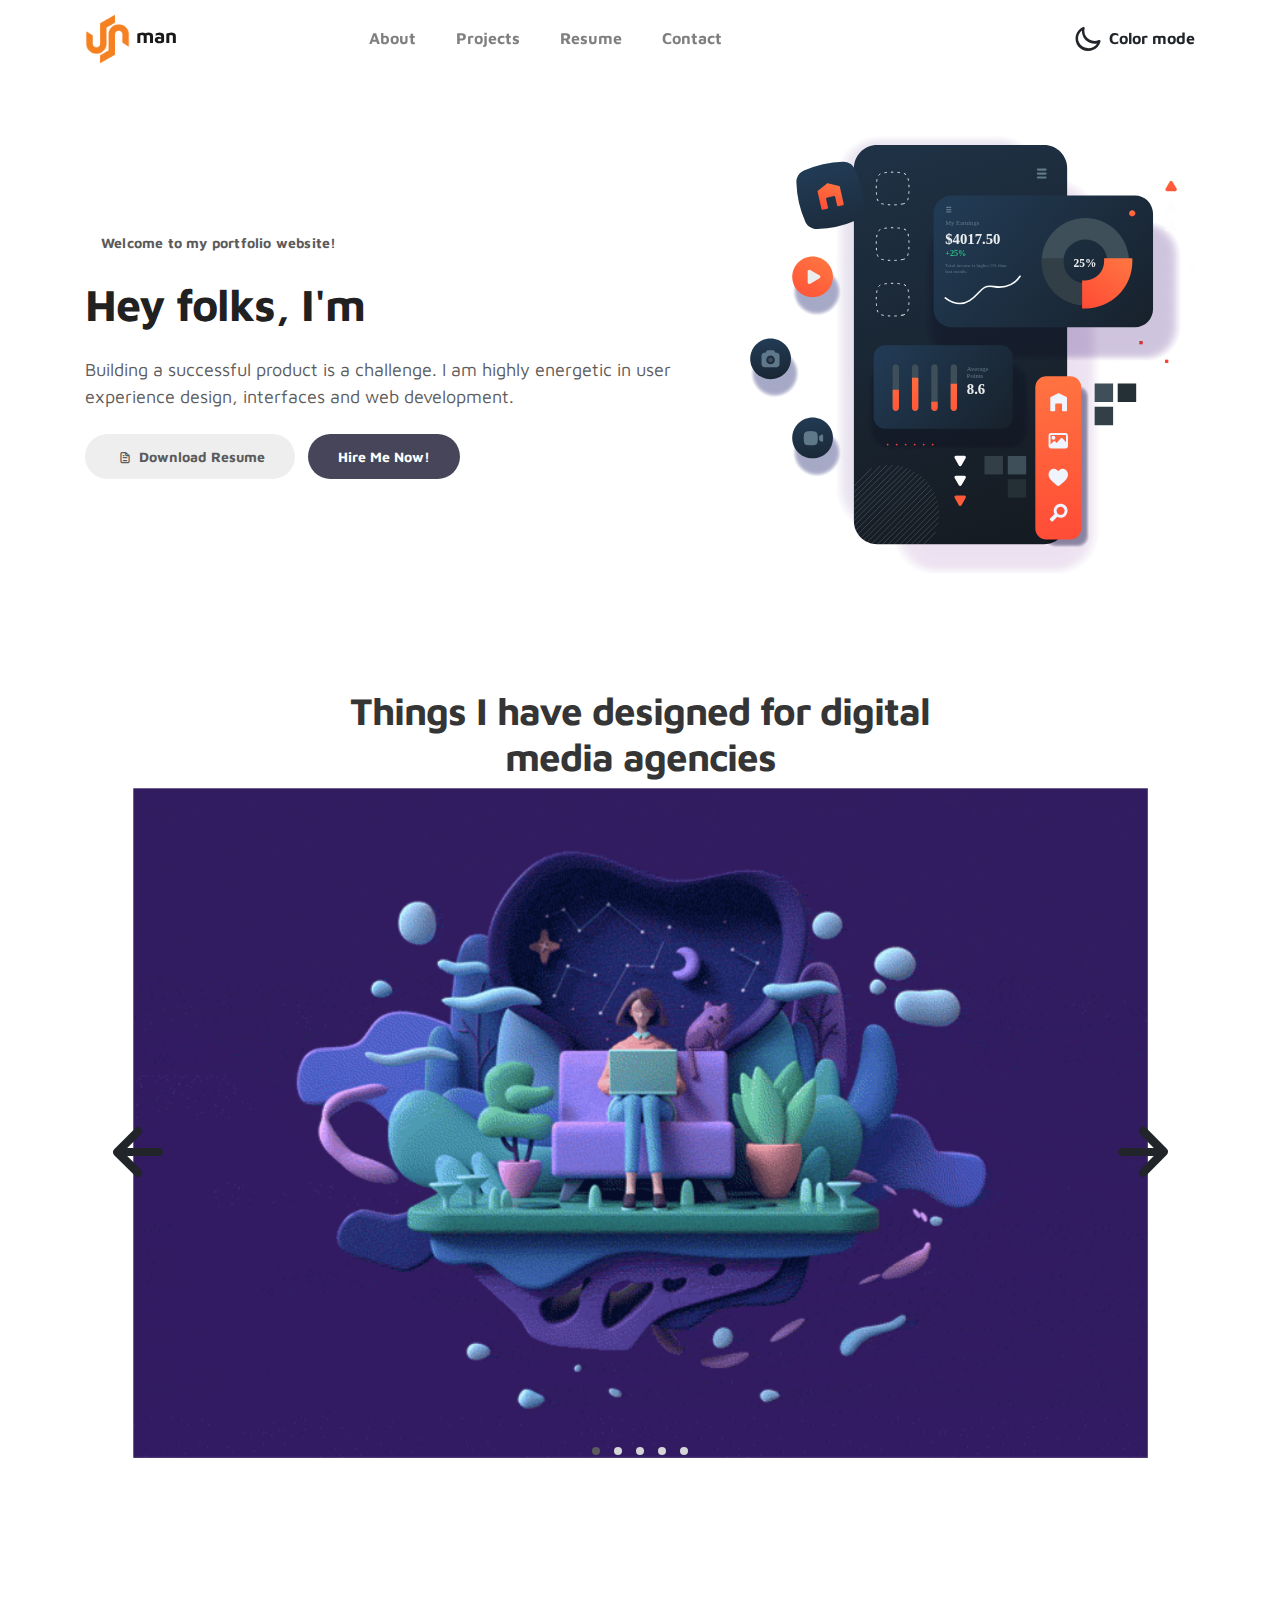
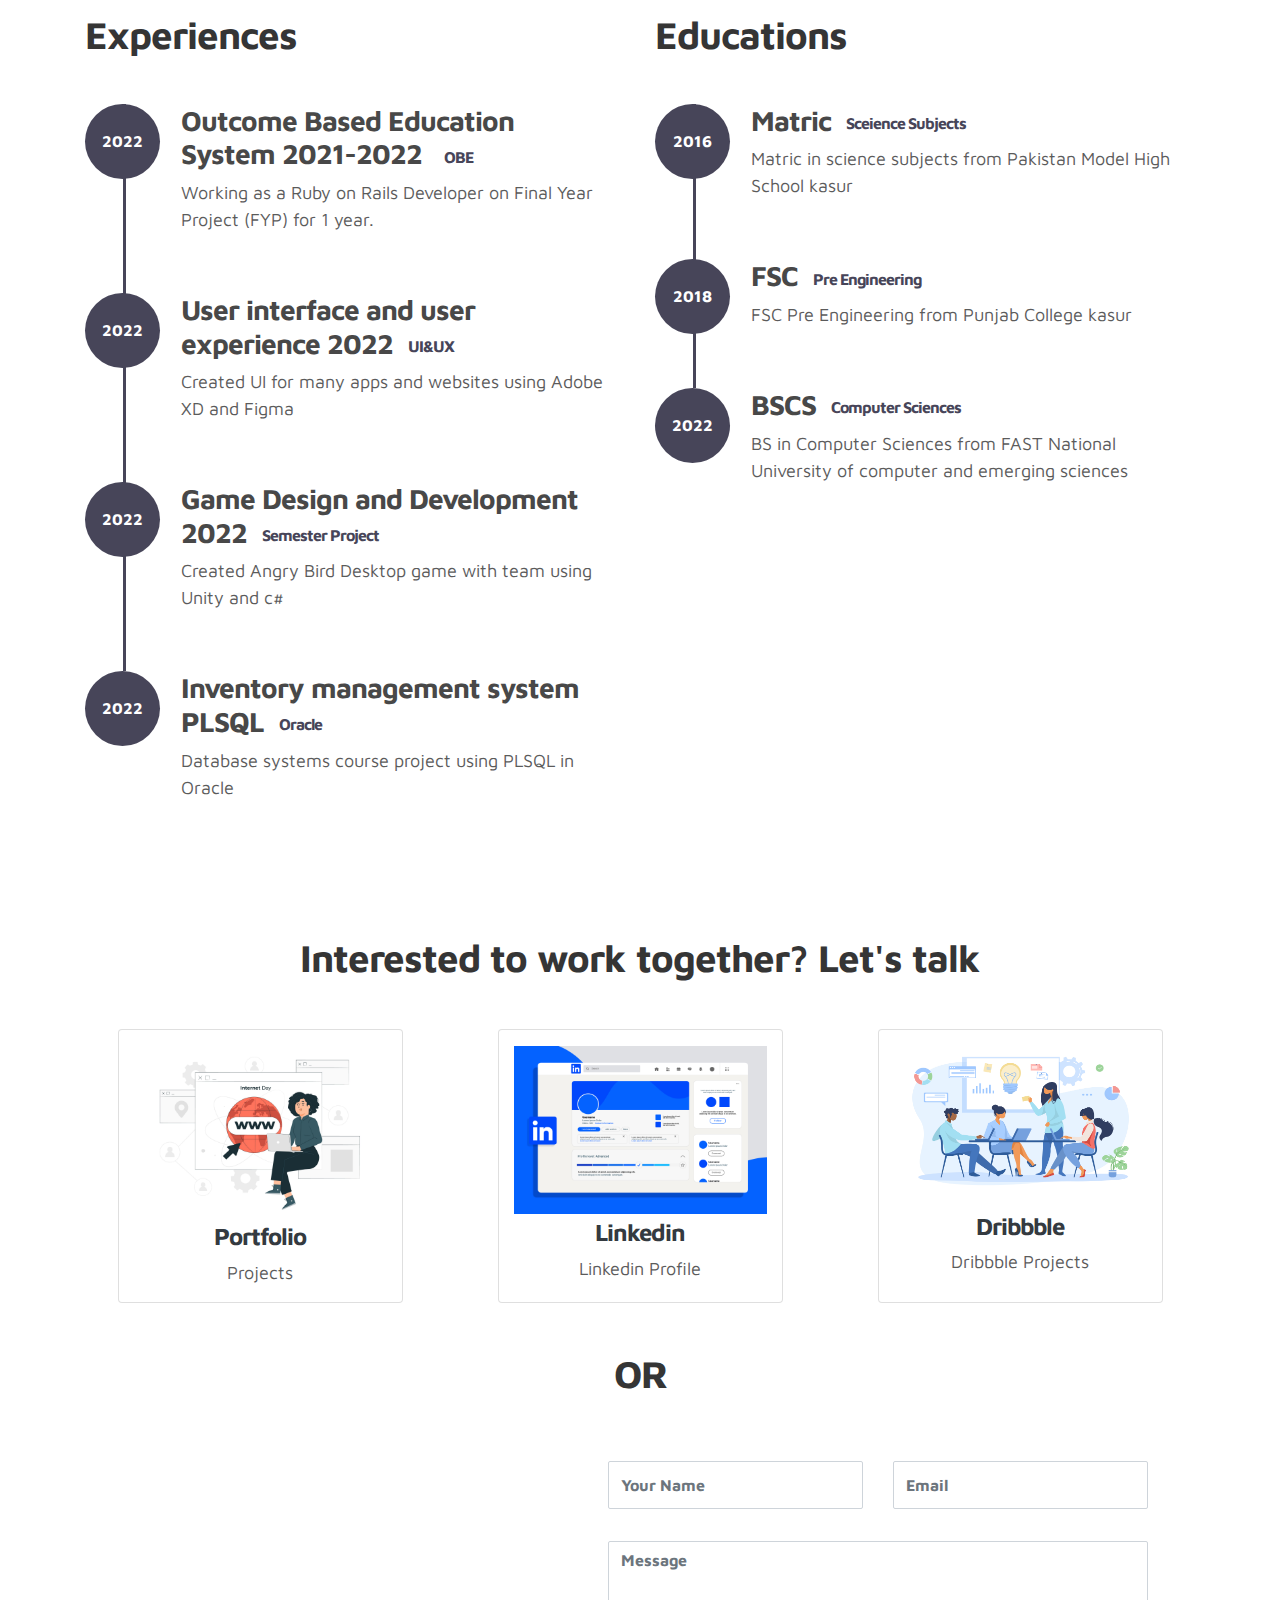
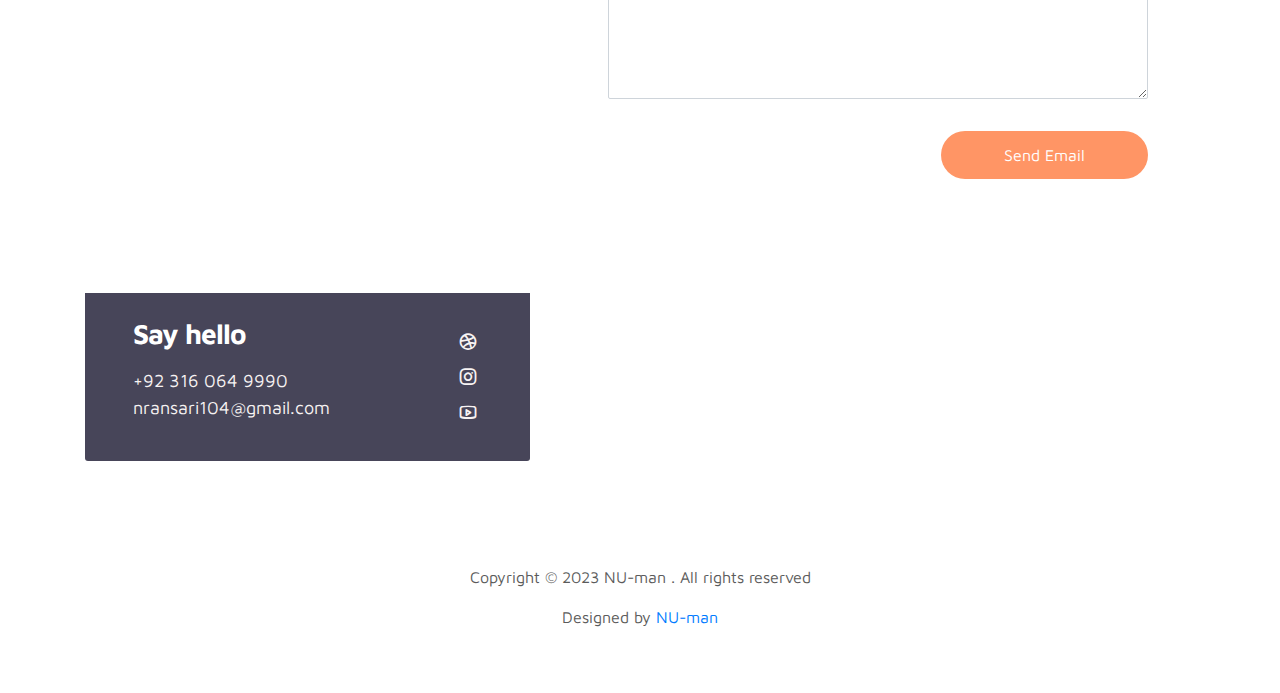
<file: index.html>
<!doctype html>
<html lang="en">
  <head>
    <meta charset="utf-8">
    <meta name="viewport" content="width=device-width, initial-scale=1, shrink-to-fit=no">
    <meta name="description" content="Personal Website">
    <meta name="author" content="NUman">

    <title>NU-man</title>
    <link rel = "icon" href = "images/logo.png" 
        type = "image/x-icon">

    <link rel="stylesheet" href="css/bootstrap.min.css">
    <link rel="stylesheet" href="css/unicons.css">  
    <link rel="stylesheet" href="css/owl.carousel.min.css">
    <link rel="stylesheet" href="css/owl.theme.default.min.css">

    <!-- MAIN STYLE -->
    <link rel="stylesheet" href="css/numan.css">
    

  </head>
  <body>

    <!-- MENU -->
    <nav class="navbar navbar-expand-sm navbar-light">
        <div class="container">
            <a class="navbar-brand" href="index.html"><img src="images/logo.png" alt="" height="50px"> man</a>

            <button class="navbar-toggler" type="button" data-toggle="collapse" data-target="#navbarNav" aria-controls="navbarNav" aria-expanded="false"
                aria-label="Toggle navigation">
                <span class="navbar-toggler-icon"></span>
                <span class="navbar-toggler-icon"></span>
                <span class="navbar-toggler-icon"></span>
            </button>

            <div class="collapse navbar-collapse" id="navbarNav">
                <ul class="navbar-nav mx-auto">
                    <li class="nav-item">
                        <a href="#about" class="nav-link"><span data-hover="About">About</span></a>
                    </li>
                    <li class="nav-item">
                        <a href="#project" class="nav-link"><span data-hover="Projects">Projects</span></a>
                    </li>
                    <li class="nav-item">
                        <a href="#resume" class="nav-link"><span data-hover="Resume">Resume</span></a>
                    </li>
                    <li class="nav-item">
                        <a href="#contact" class="nav-link"><span data-hover="Contact">Contact</span></a>
                    </li>
                </ul>

                <ul class="navbar-nav ml-lg-auto">
                    <div class="ml-lg-4">
                      <div class="color-mode d-lg-flex justify-content-center align-items-center">
                        <i class="color-mode-icon"></i>
                        Color mode
                      </div>
                    </div>
                </ul>
            </div>
        </div>
    </nav>

    <!-- ABOUT -->
    <section class="about full-screen d-lg-flex justify-content-center align-items-center" id="about">
        <div class="container">
            <div class="row">
                
                <div class="col-lg-7 col-md-12 col-12 d-flex align-items-center">
                    <div class="about-text">
                        <small class="small-text">Welcome to <span class="mobile-block">my portfolio website!</span></small>
                        <h1 class="animated animated-text">
                            <span class="mr-2">Hey folks, I'm</span>
                                <div class="animated-info">
                                    <span class="animated-item">Numan Ansari</span>
                                    <span class="animated-item">UX Specialist</span>
                                    <span class="animated-item">UI Designer</span>
                                </div>
                        </h1>

                        <p>Building a successful product is a challenge. I am highly energetic in user experience design, interfaces and web development.</p>
                        
                        <div class="custom-btn-group mt-4">
                          <a href="Resume/Numan-Resume.pdf" class="btn mr-lg-2 custom-btn" download><i class='uil uil-file-alt'></i> Download Resume</a>
                          <a href="#contact" class="btn custom-btn custom-btn-bg custom-btn-link">Hire Me Now!</a>
                        </div>
                    </div>
                </div>

                <div class="col-lg-5 col-md-12 col-12">
                    <div class="about-image svg">
                        <img src="images/undraw/Header2.svg" class="img-fluid" alt="svg image">
                    </div>
                </div>

            </div>
        </div>
    </section>

    <!-- PROJECTS-->
    <section class="project py-5" id="project">
        <div class="container">
                
                <div class="row">
                  <div class="col-lg-11 text-center mx-auto col-12">

                      <div class="col-lg-8 mx-auto">
                        <h2>Things I have designed for digital media agencies</h2>
                      </div>

                      <div class="owl-carousel owl-theme">
                        <div class="item">
                          <div class="project-info">
                            <img src="images/project/project.gif" class="img-fluid" alt="project image">
                          </div>
                        </div>

                        <div class="item">
                          <div class="project-info">
                            <img src="images/project/project.gif" class="img-fluid" alt="project image">
                          </div>
                        </div>

                        <div class="item">
                          <div class="project-info">
                            <img src="images/project/project.gif" class="img-fluid" alt="project image">
                          </div>
                        </div>

                        <div class="item">
                          <div class="project-info">
                            <img src="images/project/project.gif" class="img-fluid" alt="project image">
                          </div>
                        </div>

                        <div class="item">
                          <div class="project-info">
                            <img src="images/project/project.gif" class="img-fluid" alt="project image">
                          </div>
                        </div>
                      </div>

                  </div>
                </div>
        </div>
    </section>

     

    <!-- FEATURES -->
    <section class="resume py-5 d-lg-flex justify-content-center align-items-center" id="resume">
        <div class="container">
            <div class="row">

                <div class="col-lg-6 col-12">
                  <h2 class="mb-4">Experiences</h2>

                    <div class="timeline">
                        <div class="timeline-wrapper">
                             <div class="timeline-yr">
                                  <span>2022</span>
                             </div>
                             <div class="timeline-info">
                                  <h3><span>Outcome Based
                                    Education System 2021-2022
                                    </span><small>OBE</small></h3>
                                  <p>Working as a Ruby on
                                    Rails Developer on Final
                                    Year Project (FYP) for 1
                                    year.
                                    </p>
                             </div>
                        </div>

                        <div class="timeline-wrapper">
                            <div class="timeline-yr">
                                <span>2022</span>
                            </div>
                            <div class="timeline-info">
                                <h3><span>User interface and
                                  user experience
                                  2022</span><small>UI&UX</small></h3>
                                <p>Created UI for many apps
                                  and websites using Adobe
                                  XD and Figma</p>
                            </div>
                        </div>

                        <div class="timeline-wrapper">
                            <div class="timeline-yr">
                                <span>2022</span>
                            </div>
                            <div class="timeline-info">
                                <h3><span>Game Design and
                                  Development 2022</span><small>Semester Project</small></h3>
                                <p>Created Angry Bird
                                  Desktop game with team
                                  using Unity and c#</p>
                            </div>
                        </div>
                        
                        <div class="timeline-wrapper">
                            <div class="timeline-yr">
                                <span>2022</span>
                            </div>
                            <div class="timeline-info">
                                <h3><span>Inventory management system PLSQL<small>Oracle</small></h3>
                                <p>Database systems course project using PLSQL in Oracle</p>
                            </div>
                        </div>

                    </div>
                </div>

                <div class="col-lg-6 col-12">
                  <h2 class="mb-4 mobile-mt-2">Educations</h2>

                    <div class="timeline">
                        <div class="timeline-wrapper">
                             <div class="timeline-yr">
                                  <span>2016</span>
                             </div>
                             <div class="timeline-info">
                                  <h3><span>Matric</span><small>Sceience Subjects</small></h3>
                                  <p>Matric in science subjects from Pakistan Model
                                    High School kasur</p>
                             </div>
                        </div>

                        <div class="timeline-wrapper">
                            <div class="timeline-yr">
                                <span>2018</span>
                            </div>
                            <div class="timeline-info">
                                <h3><span>FSC</span><small>Pre Engineering</small></h3>
                                <p>FSC Pre Engineering from Punjab College kasur
                                </p>
                            </div>
                        </div>
                        
                        <div class="timeline-wrapper">
                            <div class="timeline-yr">
                                <span>2022</span>
                            </div>
                            <div class="timeline-info">
                                <h3><span>BSCS</span><small>Computer Sciences</small></h3>
                                <p>BS in Computer Sciences from FAST National
                                  University of computer and emerging sciences</p>
                            </div>
                        </div>

                    </div>
                </div>
                
            </div>
        </div>
    </section>

    

    <!-- CONTACT -->
    <section class="contact py-5" id="contact">
      <div class="container">
        <h2 class="mb-5 text-center">Interested to work together? Let's talk</h2>

        <div class="row justify-content-around">

          <div  class="card col-lg-3 pt-3 ">
              <a href="#project">
              <img src="images/project.jpg" alt="Avatar" style="width:100%">
              <div class="container">
                <h4 class="text-center mt-2 text-dark"><b>Portfolio</b></h4> 
                <p class="text-center">Projects</p> 
              </div>
              </a>
          </div>
          <div  class="card col-lg-3 pt-3 ">
              <a href="https://www.linkedin.com/in/numan01/">
              <img src="images/linkedin.jpg" alt="Avatar" style="width:100%">
              <div class="container">
                <h4 class="text-center mt-1 text-dark"><b>Linkedin</b></h4> 
                <p class="text-center">Linkedin Profile</p> 
              </div>
              </a>
          </div>
          <div  class="card col-lg-3 pt-3 ">
              <a href="https://dribbble.com/numanansari01">
              <img src="images/dribbble.jpg" alt="Avatar" style="width:100%; height: 150px;">
              <div class="container">
                <h4 class="text-center mt-3 text-dark"><b class="orange">Dribbble</b></h4> 
                <p class="text-center">Dribbble Projects</p> 
              </div>
              </a>
          </div>

      </div>
      <h2 class="m-5 text-center">OR</h2>
        <div class="row">
          
          <div class="col-lg-5 mr-lg-5 col-12">
            <div class="google-map w-100">
              <iframe src="https://www.google.com/maps/embed?pb=!1m18!1m12!1m3!1d3415.208417289489!2d74.4462485142689!3d31.131726181499868!2m3!1f0!2f0!3f0!3m2!1i1024!2i768!4f13.1!3m3!1m2!1s0x3919b1ef85618a0f%3A0xc4061adc89d65678!2sKasur%20-%20Raiwind%20Rd%2C%20Qadirabad%2C%20Kasur%2C%20Punjab%2C%20Pakistan!5e0!3m2!1sen!2s!4v1656749866955!5m2!1sen!2s" width="600" height="450" style="border:0;" allowfullscreen="" loading="lazy" referrerpolicy="no-referrer-when-downgrade"></iframe>            </div>

            <div class="contact-info d-flex justify-content-between align-items-center py-4 px-lg-5">
                <div class="contact-info-item">
                  <h3 class="mb-3 text-white">Say hello</h3>
                  <p class="footer-text mb-0">+92 316 064 9990</p>
                  <p><a href="mailto:hello@company.co">nransari104@gmail.com</a></p>
                </div>

                <ul class="social-links">
                     <li><a href="https://dribbble.com/numanansari01" class="uil uil-dribbble" data-toggle="tooltip" data-placement="left" title="Dribbble"></a></li>
                     <li><a href="https://www.instagram.com/you.numan/" class="uil uil-instagram" data-toggle="tooltip" data-placement="left" title="Instagram"></a></li>
                     <li><a href="https://www.linkedin.com/in/numan01/" class="uil uil-youtube" data-toggle="tooltip" data-placement="left" title="Youtube"></a></li>
                </ul>
            </div>
          </div>

          <div class="col-lg-6 col-12">
            <div class="contact-form">

              <form action="" method="get">
                <div class="row">
                  <div class="col-lg-6 col-12">
                    <input type="text" class="form-control" name="name" placeholder="Your Name" id="name">
                  </div>

                  <div class="col-lg-6 col-12">
                    <input type="email" class="form-control" name="email" placeholder="Email" id="email">
                  </div>

                  <div class="col-12">
                    <textarea name="message" rows="6" class="form-control" id="message" placeholder="Message"></textarea>
                  </div>

                  <div class="ml-lg-auto col-lg-5 col-12">
                    <button  class="form-control submit-btn"><a href = "mailto: nransari104@gmail.com" class="text-white">Send Email</a></button>
                  </div>
                </div>
              </form>
            </div>
          </div>

        </div>
      </div>
    </section>



    <!-- FOOTER -->
     <footer class="footer py-5">
          <div class="container">
               <div class="row">

                    <div class="col-lg-12 col-12">                                
                        <p class="copyright-text text-center">Copyright &copy; 2023 NU-man . All rights reserved</p>
                        <p class="copyright-text text-center">Designed by <a rel="nofollow" href="https://www.instagram.com/you.numan/">NU-man</a></p>
                    </div>
                    
               </div>
          </div>
     </footer>

    

    <script src="js/jquery-3.3.1.min.js"></script>
    <script src="js/popper.min.js"></script>
    <script src="js/bootstrap.min.js"></script>
    <script src="js/Headroom.js"></script>
    <script src="js/jQuery.headroom.js"></script>
    <script src="js/owl.carousel.min.js"></script>
    <script src="js/smoothscroll.js"></script>
    <script src="js/custom.js"></script>

  </body>
</html>
</file>
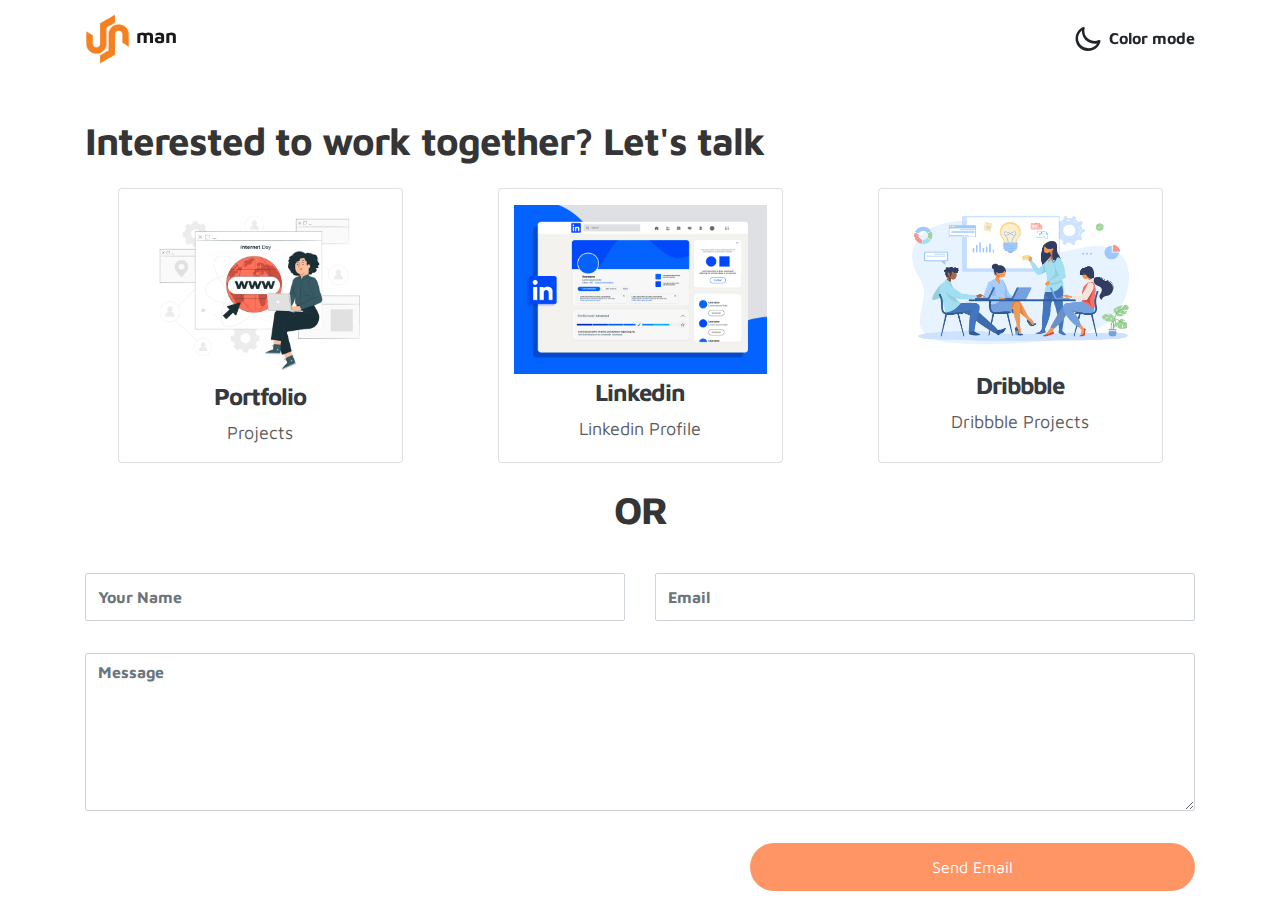
<file: contact.html>
<!doctype html>
<html lang="en">
  <head>
    <meta charset="utf-8">
    <meta name="viewport" content="width=device-width, initial-scale=1, shrink-to-fit=no">
    <meta name="description" content="Personal Website">
    <meta name="author" content="NUman">

    <title>LINKS</title>
    <link rel = "icon" href = "images/logo.png" 
        type = "image/x-icon">

    <link rel="stylesheet" href="css/bootstrap.min.css">
    <link rel="stylesheet" href="css/unicons.css">  
    <link rel="stylesheet" href="css/owl.carousel.min.css">
    <link rel="stylesheet" href="css/owl.theme.default.min.css">

    <!-- MAIN STYLE -->
    <link rel="stylesheet" href="css/numan.css">
    

  </head>
  <body>

    <!-- MENU -->
    <nav class="navbar navbar-expand-sm navbar-light">
        <div class="container">
            <a class="navbar-brand" href="index.html"><img src="images/logo.png" alt="" height="50px"> man</a>

            <button class="navbar-toggler" type="button" data-toggle="collapse" data-target="#navbarNav" aria-controls="navbarNav" aria-expanded="false"
                aria-label="Toggle navigation">
                <span class="navbar-toggler-icon"></span>
                <span class="navbar-toggler-icon"></span>
                <span class="navbar-toggler-icon"></span>
            </button>

            <div class="collapse navbar-collapse" id="navbarNav">
                <ul class="navbar-nav mx-auto">
                    
                </ul>

                <ul class="navbar-nav ml-lg-auto">
                    <div class="ml-lg-4">
                      <div class="color-mode d-lg-flex justify-content-center align-items-center">
                        <i class="color-mode-icon"></i>
                        Color mode
                      </div>
                    </div>
                </ul>
            </div>
        </div>
    </nav>

   <section class="container">
    <div class="contact-form mt-5">
        <h2 class="mb-4">Interested to work together? Let's talk</h2>
        <div class="row justify-content-around">

            <div  class="card col-lg-3 pt-3 ">
                <a href="index.html/#project">
                <img src="images/project.jpg" alt="Avatar" style="width:100%">
                <div class="container">
                  <h4 class="text-center mt-2 text-dark"><b>Portfolio</b></h4> 
                  <p class="text-center">Projects</p> 
                </div>
                </a>
            </div>
            <div  class="card col-lg-3 pt-3 ">
                <a href="https://www.linkedin.com/in/numan01/">
                <img src="images/linkedin.jpg" alt="Avatar" style="width:100%">
                <div class="container">
                  <h4 class="text-center mt-1 text-dark"><b>Linkedin</b></h4> 
                  <p class="text-center">Linkedin Profile</p> 
                </div>
                </a>
            </div>
            <div  class="card col-lg-3 pt-3 ">
                <a href="https://dribbble.com/numanansari01">
                <img src="images/dribbble.jpg" alt="Avatar" style="width:100%; height: 150px;">
                <div class="container">
                  <h4 class="text-center mt-3 text-dark"><b class="orange">Dribbble</b></h4> 
                  <p class="text-center">Dribbble Projects</p> 
                </div>
                </a>
            </div>

        </div>
        <h2 class="m-4 text-center">OR</h2>
        

        <form action="" method="get">
          <div class="row">
            <div class="col-lg-6 col-12">
              <input type="text" class="form-control" name="name" placeholder="Your Name" id="name">
            </div>

            <div class="col-lg-6 col-12">
              <input type="email" class="form-control" name="email" placeholder="Email" id="email">
            </div>

            <div class="col-12">
              <textarea name="message" rows="6" class="form-control" id="message" placeholder="Message"></textarea>
            </div>

            <div class="ml-lg-auto col-lg-5 col-12">
              <button  class="form-control submit-btn"><a href = "mailto: nransari104@gmail.com" class="text-white">Send Email</a></button>
            </div>
          </div>
        </form>
      </div>
   </section>
    <script src="js/jquery-3.3.1.min.js"></script>
    <script src="js/popper.min.js"></script>
    <script src="js/bootstrap.min.js"></script>
    <script src="js/Headroom.js"></script>
    <script src="js/jQuery.headroom.js"></script>
    <script src="js/owl.carousel.min.js"></script>
    <script src="js/smoothscroll.js"></script>
    <script src="js/custom.js"></script>

  </body>
</html>
</file>
<file: css/unicons.css>
@font-face {
  font-family: 'unicons';
  src: url('../font/unicons.eot?42479262');
  src: url('../font/unicons.eot?42479262#iefix') format('embedded-opentype'),
       url('../font/unicons.woff2?42479262') format('woff2'),
       url('../font/unicons.woff?42479262') format('woff'),
       url('../font/unicons.ttf?42479262') format('truetype'),
       url('../font/unicons.svg?42479262#unicons') format('svg');
  font-weight: normal;
  font-style: normal;
}

 
 [class^="uil-"]:before, [class*=" uil-"]:before {
  font-family: "unicons";
  font-style: normal;
  font-weight: normal;
  
 
  display: inline-block;
  text-decoration: inherit;
  width: 1em;
  margin-right: .2em;
  text-align: center;
  /* opacity: .8; */
 
  /* For safety - reset parent styles, that can break glyph codes*/
  font-variant: normal;
  text-transform: none;
 
  /* fix buttons height, for twitter bootstrap */
  line-height: 1em;
 
  /* Animation center compensation - margins should be symmetric */
  /* remove if not needed */
  margin-left: .2em;
 
  /* you can be more comfortable with increased icons size */
  /* font-size: 120%; */
 
  /* Font smoothing. That was taken from TWBS */
  -webkit-font-smoothing: antialiased;
  -moz-osx-font-smoothing: grayscale;
 
  /* Uncomment for 3D effect */
  /* text-shadow: 1px 1px 1px rgba(127, 127, 127, 0.3); */
}
 
.uil-abacus:before { content: '\e800'; } /* '' */
.uil-accessible-icon-alt:before { content: '\e801'; } /* '' */
.uil-adjust-alt:before { content: '\e802'; } /* '' */
.uil-adjust-circle:before { content: '\e803'; } /* '' */
.uil-adjust-half:before { content: '\e804'; } /* '' */
.uil-adjust:before { content: '\e805'; } /* '' */
.uil-airplay:before { content: '\e806'; } /* '' */
.uil-align-alt:before { content: '\e807'; } /* '' */
.uil-align-center-alt:before { content: '\e808'; } /* '' */
.uil-align-center-h:before { content: '\e809'; } /* '' */
.uil-align-center-justify:before { content: '\e80a'; } /* '' */
.uil-align-center-v:before { content: '\e80b'; } /* '' */
.uil-align-center:before { content: '\e80c'; } /* '' */
.uil-align-justify:before { content: '\e80d'; } /* '' */
.uil-align-left-justify:before { content: '\e80e'; } /* '' */
.uil-align-left:before { content: '\e80f'; } /* '' */
.uil-align-letter-right:before { content: '\e810'; } /* '' */
.uil-align-right-justify:before { content: '\e811'; } /* '' */
.uil-align-right:before { content: '\e812'; } /* '' */
.uil-align:before { content: '\e813'; } /* '' */
.uil-ambulance:before { content: '\e814'; } /* '' */
.uil-analysis:before { content: '\e815'; } /* '' */
.uil-analytics:before { content: '\e816'; } /* '' */
.uil-anchor:before { content: '\e817'; } /* '' */
.uil-android-phone-slash:before { content: '\e818'; } /* '' */
.uil-angle-double-down:before { content: '\e819'; } /* '' */
.uil-angle-double-left:before { content: '\e81a'; } /* '' */
.uil-angle-double-right:before { content: '\e81b'; } /* '' */
.uil-angle-double-up:before { content: '\e81c'; } /* '' */
.uil-angle-down:before { content: '\e81d'; } /* '' */
.uil-angle-left:before { content: '\e81e'; } /* '' */
.uil-angle-right-b:before { content: '\e81f'; } /* '' */
.uil-angle-right:before { content: '\e820'; } /* '' */
.uil-angle-up:before { content: '\e821'; } /* '' */
.uil-annoyed-alt:before { content: '\e822'; } /* '' */
.uil-annoyed:before { content: '\e823'; } /* '' */
.uil-apps:before { content: '\e824'; } /* '' */
.uil-archive-alt:before { content: '\e825'; } /* '' */
.uil-archive:before { content: '\e826'; } /* '' */
.uil-arrow-break:before { content: '\e827'; } /* '' */
.uil-arrow-circle-down:before { content: '\e828'; } /* '' */
.uil-arrow-circle-left:before { content: '\e829'; } /* '' */
.uil-arrow-circle-right:before { content: '\e82a'; } /* '' */
.uil-arrow-circle-up:before { content: '\e82b'; } /* '' */
.uil-arrow-compress-h:before { content: '\e82c'; } /* '' */
.uil-arrow-down-left:before { content: '\e82d'; } /* '' */
.uil-arrow-down-right:before { content: '\e82e'; } /* '' */
.uil-arrow-down:before { content: '\e82f'; } /* '' */
.uil-arrow-from-right:before { content: '\e830'; } /* '' */
.uil-arrow-from-top:before { content: '\e831'; } /* '' */
.uil-arrow-growth:before { content: '\e832'; } /* '' */
.uil-arrow-left:before { content: '\e833'; } /* '' */
.uil-arrow-random:before { content: '\e834'; } /* '' */
.uil-arrow-resize-diagonal:before { content: '\e835'; } /* '' */
.uil-arrow-right:before { content: '\e836'; } /* '' */
.uil-arrow-to-bottom:before { content: '\e837'; } /* '' */
.uil-arrow-to-right:before { content: '\e838'; } /* '' */
.uil-arrow-up-left:before { content: '\e839'; } /* '' */
.uil-arrow-up-right:before { content: '\e83a'; } /* '' */
.uil-arrow-up:before { content: '\e83b'; } /* '' */
.uil-arrows-h-alt:before { content: '\e83c'; } /* '' */
.uil-arrows-h:before { content: '\e83d'; } /* '' */
.uil-arrows-left-down:before { content: '\e83e'; } /* '' */
.uil-arrows-maximize:before { content: '\e83f'; } /* '' */
.uil-arrows-merge:before { content: '\e840'; } /* '' */
.uil-arrows-resize-h:before { content: '\e841'; } /* '' */
.uil-arrows-resize-v:before { content: '\e842'; } /* '' */
.uil-arrows-resize:before { content: '\e843'; } /* '' */
.uil-arrows-right-down:before { content: '\e844'; } /* '' */
.uil-arrows-shrink-h:before { content: '\e845'; } /* '' */
.uil-arrows-shrink-v:before { content: '\e846'; } /* '' */
.uil-arrows-up-right:before { content: '\e847'; } /* '' */
.uil-arrows-v-alt:before { content: '\e848'; } /* '' */
.uil-arrows-v:before { content: '\e849'; } /* '' */
.uil-at:before { content: '\e84a'; } /* '' */
.uil-atm-card:before { content: '\e84b'; } /* '' */
.uil-atom:before { content: '\e84c'; } /* '' */
.uil-auto-flash:before { content: '\e84d'; } /* '' */
.uil-award-alt:before { content: '\e84e'; } /* '' */
.uil-award:before { content: '\e84f'; } /* '' */
.uil-baby-carriage:before { content: '\e850'; } /* '' */
.uil-backpack:before { content: '\e851'; } /* '' */
.uil-backspace:before { content: '\e852'; } /* '' */
.uil-backward:before { content: '\e853'; } /* '' */
.uil-bag-alt:before { content: '\e854'; } /* '' */
.uil-bag-slash:before { content: '\e855'; } /* '' */
.uil-bag:before { content: '\e856'; } /* '' */
.uil-ball:before { content: '\e857'; } /* '' */
.uil-ban:before { content: '\e858'; } /* '' */
.uil-bars:before { content: '\e859'; } /* '' */
.uil-basketball-hoop:before { content: '\e85a'; } /* '' */
.uil-basketball:before { content: '\e85b'; } /* '' */
.uil-battery-bolt:before { content: '\e85c'; } /* '' */
.uil-battery-empty:before { content: '\e85d'; } /* '' */
.uil-bed-double:before { content: '\e85e'; } /* '' */
.uil-bed:before { content: '\e85f'; } /* '' */
.uil-bell-school:before { content: '\e860'; } /* '' */
.uil-bell-slash:before { content: '\e861'; } /* '' */
.uil-bill:before { content: '\e862'; } /* '' */
.uil-bitcoin-circle:before { content: '\e863'; } /* '' */
.uil-bitcoin:before { content: '\e864'; } /* '' */
.uil-bluetooth-b:before { content: '\e865'; } /* '' */
.uil-bolt-alt:before { content: '\e866'; } /* '' */
.uil-bolt-slash:before { content: '\e867'; } /* '' */
.uil-bolt:before { content: '\e868'; } /* '' */
.uil-book-alt:before { content: '\e869'; } /* '' */
.uil-book-medical:before { content: '\e86a'; } /* '' */
.uil-book-open:before { content: '\e86b'; } /* '' */
.uil-book-reader:before { content: '\e86c'; } /* '' */
.uil-book:before { content: '\e86d'; } /* '' */
.uil-bookmark-full:before { content: '\e86e'; } /* '' */
.uil-bookmark:before { content: '\e86f'; } /* '' */
.uil-books:before { content: '\e870'; } /* '' */
.uil-boombox:before { content: '\e871'; } /* '' */
.uil-border-alt:before { content: '\e872'; } /* '' */
.uil-border-bottom:before { content: '\e873'; } /* '' */
.uil-border-clear:before { content: '\e874'; } /* '' */
.uil-border-horizontal:before { content: '\e875'; } /* '' */
.uil-border-inner:before { content: '\e876'; } /* '' */
.uil-border-left:before { content: '\e877'; } /* '' */
.uil-border-out:before { content: '\e878'; } /* '' */
.uil-border-right:before { content: '\e879'; } /* '' */
.uil-border-top:before { content: '\e87a'; } /* '' */
.uil-border-vertical:before { content: '\e87b'; } /* '' */
.uil-box:before { content: '\e87c'; } /* '' */
.uil-briefcase-alt:before { content: '\e87d'; } /* '' */
.uil-briefcase:before { content: '\e87e'; } /* '' */
.uil-bright:before { content: '\e87f'; } /* '' */
.uil-brightness-empty:before { content: '\e880'; } /* '' */
.uil-brightness-half:before { content: '\e881'; } /* '' */
.uil-brightness-low:before { content: '\e882'; } /* '' */
.uil-brightness-minus:before { content: '\e883'; } /* '' */
.uil-brightness-plus:before { content: '\e884'; } /* '' */
.uil-brightness:before { content: '\e885'; } /* '' */
.uil-bring-bottom:before { content: '\e886'; } /* '' */
.uil-bring-front:before { content: '\e887'; } /* '' */
.uil-brush-alt:before { content: '\e888'; } /* '' */
.uil-bug:before { content: '\e889'; } /* '' */
.uil-building:before { content: '\e88a'; } /* '' */
.uil-bullseye:before { content: '\e88b'; } /* '' */
.uil-bus-alt:before { content: '\e88c'; } /* '' */
.uil-bus-school:before { content: '\e88d'; } /* '' */
.uil-bus:before { content: '\e88e'; } /* '' */
.uil-calcualtor:before { content: '\e88f'; } /* '' */
.uil-calculator-alt:before { content: '\e890'; } /* '' */
.uil-calendar-alt:before { content: '\e891'; } /* '' */
.uil-calendar-slash:before { content: '\e892'; } /* '' */
.uil-calender:before { content: '\e893'; } /* '' */
.uil-calling:before { content: '\e894'; } /* '' */
.uil-camera-plus:before { content: '\e895'; } /* '' */
.uil-camera-slash:before { content: '\e896'; } /* '' */
.uil-camera:before { content: '\e897'; } /* '' */
.uil-cancel:before { content: '\e898'; } /* '' */
.uil-capsule:before { content: '\e899'; } /* '' */
.uil-capture:before { content: '\e89a'; } /* '' */
.uil-car-sideview:before { content: '\e89b'; } /* '' */
.uil-car-slash:before { content: '\e89c'; } /* '' */
.uil-car-wash:before { content: '\e89d'; } /* '' */
.uil-car:before { content: '\e89e'; } /* '' */
.uil-card-atm:before { content: '\e89f'; } /* '' */
.uil-caret-right:before { content: '\e8a0'; } /* '' */
.uil-cart:before { content: '\e8a1'; } /* '' */
.uil-cell:before { content: '\e8a2'; } /* '' */
.uil-celsius:before { content: '\e8a3'; } /* '' */
.uil-chart-bar-alt:before { content: '\e8a4'; } /* '' */
.uil-chart-bar:before { content: '\e8a5'; } /* '' */
.uil-chart-down:before { content: '\e8a6'; } /* '' */
.uil-chart-growth-alt:before { content: '\e8a7'; } /* '' */
.uil-chart-growth:before { content: '\e8a8'; } /* '' */
.uil-chart-line:before { content: '\e8a9'; } /* '' */
.uil-chart-pie-alt:before { content: '\e8aa'; } /* '' */
.uil-chart-pie:before { content: '\e8ab'; } /* '' */
.uil-chart:before { content: '\e8ac'; } /* '' */
.uil-chat-bubble-user:before { content: '\e8ad'; } /* '' */
.uil-chat-info:before { content: '\e8ae'; } /* '' */
.uil-chat:before { content: '\e8af'; } /* '' */
.uil-check-circle:before { content: '\e8b0'; } /* '' */
.uil-check-square:before { content: '\e8b1'; } /* '' */
.uil-check:before { content: '\e8b2'; } /* '' */
.uil-circle-layer:before { content: '\e8b3'; } /* '' */
.uil-circle:before { content: '\e8b4'; } /* '' */
.uil-circuit:before { content: '\e8b5'; } /* '' */
.uil-clapper-board:before { content: '\e8b6'; } /* '' */
.uil-clipboard-alt:before { content: '\e8b7'; } /* '' */
.uil-clipboard-blank:before { content: '\e8b8'; } /* '' */
.uil-clipboard-notes:before { content: '\e8b9'; } /* '' */
.uil-clipboard:before { content: '\e8ba'; } /* '' */
.uil-clock-eight:before { content: '\e8bb'; } /* '' */
.uil-clock-five:before { content: '\e8bc'; } /* '' */
.uil-clock-nine:before { content: '\e8bd'; } /* '' */
.uil-clock-seven:before { content: '\e8be'; } /* '' */
.uil-clock-ten:before { content: '\e8bf'; } /* '' */
.uil-clock-three:before { content: '\e8c0'; } /* '' */
.uil-clock-two:before { content: '\e8c1'; } /* '' */
.uil-clock:before { content: '\e8c2'; } /* '' */
.uil-closed-captioning:before { content: '\e8c3'; } /* '' */
.uil-cloud-block:before { content: '\e8c4'; } /* '' */
.uil-cloud-bookmark:before { content: '\e8c5'; } /* '' */
.uil-cloud-check:before { content: '\e8c6'; } /* '' */
.uil-cloud-computing:before { content: '\e8c7'; } /* '' */
.uil-cloud-data-connection:before { content: '\e8c8'; } /* '' */
.uil-cloud-database-tree:before { content: '\e8c9'; } /* '' */
.uil-cloud-download:before { content: '\e8ca'; } /* '' */
.uil-cloud-drizzle:before { content: '\e8cb'; } /* '' */
.uil-cloud-exclamation:before { content: '\e8cc'; } /* '' */
.uil-cloud-hail:before { content: '\e8cd'; } /* '' */
.uil-cloud-heart:before { content: '\e8ce'; } /* '' */
.uil-cloud-info:before { content: '\e8cf'; } /* '' */
.uil-cloud-lock:before { content: '\e8d0'; } /* '' */
.uil-cloud-meatball:before { content: '\e8d1'; } /* '' */
.uil-cloud-moon-hail:before { content: '\e8d2'; } /* '' */
.uil-cloud-moon-meatball:before { content: '\e8d3'; } /* '' */
.uil-cloud-moon-rain:before { content: '\e8d4'; } /* '' */
.uil-cloud-moon-showers:before { content: '\e8d5'; } /* '' */
.uil-cloud-moon:before { content: '\e8d6'; } /* '' */
.uil-cloud-question:before { content: '\e8d7'; } /* '' */
.uil-cloud-rain-sun:before { content: '\e8d8'; } /* '' */
.uil-cloud-rain:before { content: '\e8d9'; } /* '' */
.uil-cloud-redo:before { content: '\e8da'; } /* '' */
.uil-cloud-set:before { content: '\e8db'; } /* '' */
.uil-cloud-share:before { content: '\e8dc'; } /* '' */
.uil-cloud-shield:before { content: '\e8dd'; } /* '' */
.uil-cloud-showers-alt:before { content: '\e8de'; } /* '' */
.uil-cloud-showers-heavy:before { content: '\e8df'; } /* '' */
.uil-cloud-showers:before { content: '\e8e0'; } /* '' */
.uil-cloud-slash:before { content: '\e8e1'; } /* '' */
.uil-cloud-sun-hail:before { content: '\e8e2'; } /* '' */
.uil-cloud-sun-meatball:before { content: '\e8e3'; } /* '' */
.uil-cloud-sun-rain-alt:before { content: '\e8e4'; } /* '' */
.uil-cloud-sun-rain:before { content: '\e8e5'; } /* '' */
.uil-cloud-sun-tear:before { content: '\e8e6'; } /* '' */
.uil-cloud-sun:before { content: '\e8e7'; } /* '' */
.uil-cloud-times:before { content: '\e8e8'; } /* '' */
.uil-cloud-unlock:before { content: '\e8e9'; } /* '' */
.uil-cloud-upload:before { content: '\e8ea'; } /* '' */
.uil-cloud-wifi:before { content: '\e8eb'; } /* '' */
.uil-cloud-wind:before { content: '\e8ec'; } /* '' */
.uil-cloud:before { content: '\e8ed'; } /* '' */
.uil-clouds:before { content: '\e8ee'; } /* '' */
.uil-club:before { content: '\e8ef'; } /* '' */
.uil-code:before { content: '\e8f0'; } /* '' */
.uil-coffee:before { content: '\e8f1'; } /* '' */
.uil-cog:before { content: '\e8f2'; } /* '' */
.uil-coins:before { content: '\e8f3'; } /* '' */
.uil-columns:before { content: '\e8f4'; } /* '' */
.uil-comment-alt-block:before { content: '\e8f5'; } /* '' */
.uil-comment-alt-chart-lines:before { content: '\e8f6'; } /* '' */
.uil-comment-alt-check:before { content: '\e8f7'; } /* '' */
.uil-comment-alt-dots:before { content: '\e8f8'; } /* '' */
.uil-comment-alt-download:before { content: '\e8f9'; } /* '' */
.uil-comment-alt-edit:before { content: '\e8fa'; } /* '' */
.uil-comment-alt-exclamation:before { content: '\e8fb'; } /* '' */
.uil-comment-alt-heart:before { content: '\e8fc'; } /* '' */
.uil-comment-alt-image:before { content: '\e8fd'; } /* '' */
.uil-comment-alt-info:before { content: '\e8fe'; } /* '' */
.uil-comment-alt-lines:before { content: '\e8ff'; } /* '' */
.uil-comment-alt-lock:before { content: '\e900'; } /* '' */
.uil-comment-alt-medical:before { content: '\e901'; } /* '' */
.uil-comment-alt-message:before { content: '\e902'; } /* '' */
.uil-comment-alt-notes:before { content: '\e903'; } /* '' */
.uil-comment-alt-plus:before { content: '\e904'; } /* '' */
.uil-comment-alt-question:before { content: '\e905'; } /* '' */
.uil-comment-alt-redo:before { content: '\e906'; } /* '' */
.uil-comment-alt-search:before { content: '\e907'; } /* '' */
.uil-comment-alt-share:before { content: '\e908'; } /* '' */
.uil-comment-alt-shield:before { content: '\e909'; } /* '' */
.uil-comment-alt-upload:before { content: '\e90a'; } /* '' */
.uil-comment-alt-verify:before { content: '\e90b'; } /* '' */
.uil-comment-alt:before { content: '\e90c'; } /* '' */
.uil-comment-block:before { content: '\e90d'; } /* '' */
.uil-comment-chart-line:before { content: '\e90e'; } /* '' */
.uil-comment-check:before { content: '\e90f'; } /* '' */
.uil-comment-dots:before { content: '\e910'; } /* '' */
.uil-comment-download:before { content: '\e911'; } /* '' */
.uil-comment-edit:before { content: '\e912'; } /* '' */
.uil-comment-exclamation:before { content: '\e913'; } /* '' */
.uil-comment-heart:before { content: '\e914'; } /* '' */
.uil-comment-image:before { content: '\e915'; } /* '' */
.uil-comment-info-alt:before { content: '\e916'; } /* '' */
.uil-comment-info:before { content: '\e917'; } /* '' */
.uil-comment-lines:before { content: '\e918'; } /* '' */
.uil-comment-lock:before { content: '\e919'; } /* '' */
.uil-comment-medical:before { content: '\e91a'; } /* '' */
.uil-comment-message:before { content: '\e91b'; } /* '' */
.uil-comment-notes:before { content: '\e91c'; } /* '' */
.uil-comment-plus:before { content: '\e91d'; } /* '' */
.uil-comment-question:before { content: '\e91e'; } /* '' */
.uil-comment-redo:before { content: '\e91f'; } /* '' */
.uil-comment-search:before { content: '\e920'; } /* '' */
.uil-comment-share:before { content: '\e921'; } /* '' */
.uil-comment-shield:before { content: '\e922'; } /* '' */
.uil-comment-slash:before { content: '\e923'; } /* '' */
.uil-comment-upload:before { content: '\e924'; } /* '' */
.uil-comment-verify:before { content: '\e925'; } /* '' */
.uil-comment:before { content: '\e926'; } /* '' */
.uil-comments-alt:before { content: '\e927'; } /* '' */
.uil-comments:before { content: '\e928'; } /* '' */
.uil-commnet-alt-slash:before { content: '\e929'; } /* '' */
.uil-compact-disc:before { content: '\e92a'; } /* '' */
.uil-compass:before { content: '\e92b'; } /* '' */
.uil-compress-alt-left:before { content: '\e92c'; } /* '' */
.uil-compress-alt:before { content: '\e92d'; } /* '' */
.uil-compress-arrows:before { content: '\e92e'; } /* '' */
.uil-compress-lines:before { content: '\e92f'; } /* '' */
.uil-compress-point:before { content: '\e930'; } /* '' */
.uil-compress-v:before { content: '\e931'; } /* '' */
.uil-compress:before { content: '\e932'; } /* '' */
.uil-computer-mouse:before { content: '\e933'; } /* '' */
.uil-confused:before { content: '\e934'; } /* '' */
.uil-constructor:before { content: '\e935'; } /* '' */
.uil-copy-alt:before { content: '\e936'; } /* '' */
.uil-copy-landscape:before { content: '\e937'; } /* '' */
.uil-copy:before { content: '\e938'; } /* '' */
.uil-copyright:before { content: '\e939'; } /* '' */
.uil-corner-down-left:before { content: '\e93a'; } /* '' */
.uil-corner-down-right-alt:before { content: '\e93b'; } /* '' */
.uil-corner-down-right:before { content: '\e93c'; } /* '' */
.uil-corner-left-down:before { content: '\e93d'; } /* '' */
.uil-corner-right-down:before { content: '\e93e'; } /* '' */
.uil-corner-up-left-alt:before { content: '\e93f'; } /* '' */
.uil-corner-up-left:before { content: '\e940'; } /* '' */
.uil-corner-up-right-alt:before { content: '\e941'; } /* '' */
.uil-corner-up-right:before { content: '\e942'; } /* '' */
.uil-creative-commons-pd-alt:before { content: '\e943'; } /* '' */
.uil-creative-commons-pd:before { content: '\e944'; } /* '' */
.uil-crockery:before { content: '\e945'; } /* '' */
.uil-crop-alt-rotate-left:before { content: '\e946'; } /* '' */
.uil-crop-alt-rotate-right:before { content: '\e947'; } /* '' */
.uil-crop-alt:before { content: '\e948'; } /* '' */
.uil-crosshair-alt:before { content: '\e949'; } /* '' */
.uil-crosshair:before { content: '\e94a'; } /* '' */
.uil-crosshairs:before { content: '\e94b'; } /* '' */
.uil-cube:before { content: '\e94c'; } /* '' */
.uil-data-sharing:before { content: '\e94d'; } /* '' */
.uil-database-alt:before { content: '\e94e'; } /* '' */
.uil-database:before { content: '\e94f'; } /* '' */
.uil-desert:before { content: '\e950'; } /* '' */
.uil-desktop-alt-slash:before { content: '\e951'; } /* '' */
.uil-desktop-alt:before { content: '\e952'; } /* '' */
.uil-desktop-cloud-alt:before { content: '\e953'; } /* '' */
.uil-desktop-slash:before { content: '\e954'; } /* '' */
.uil-desktop:before { content: '\e955'; } /* '' */
.uil-dialpad-alt:before { content: '\e956'; } /* '' */
.uil-dialpad:before { content: '\e957'; } /* '' */
.uil-diamond:before { content: '\e958'; } /* '' */
.uil-diary-alt:before { content: '\e959'; } /* '' */
.uil-diary:before { content: '\e95a'; } /* '' */
.uil-dice-five:before { content: '\e95b'; } /* '' */
.uil-dice-four:before { content: '\e95c'; } /* '' */
.uil-dice-one:before { content: '\e95d'; } /* '' */
.uil-dice-six:before { content: '\e95e'; } /* '' */
.uil-dice-three:before { content: '\e95f'; } /* '' */
.uil-dice-two:before { content: '\e960'; } /* '' */
.uil-direction:before { content: '\e961'; } /* '' */
.uil-directions:before { content: '\e962'; } /* '' */
.uil-dizzy-meh:before { content: '\e963'; } /* '' */
.uil-dna:before { content: '\e964'; } /* '' */
.uil-document-layout-center:before { content: '\e965'; } /* '' */
.uil-document-layout-left:before { content: '\e966'; } /* '' */
.uil-document-layout-right:before { content: '\e967'; } /* '' */
.uil-document:before { content: '\e968'; } /* '' */
.uil-dollar-alt:before { content: '\e969'; } /* '' */
.uil-dollar-sign-alt:before { content: '\e96a'; } /* '' */
.uil-dollar-sign:before { content: '\e96b'; } /* '' */
.uil-down-arrow:before { content: '\e96c'; } /* '' */
.uil-download-alt:before { content: '\e96d'; } /* '' */
.uil-dribbble:before { content: '\e96e'; } /* '' */
.uil-drill:before { content: '\e96f'; } /* '' */
.uil-dropbox:before { content: '\e970'; } /* '' */
.uil-dumbbell:before { content: '\e971'; } /* '' */
.uil-edit-alt:before { content: '\e972'; } /* '' */
.uil-edit:before { content: '\e973'; } /* '' */
.uil-ellipsis-h:before { content: '\e974'; } /* '' */
.uil-ellipsis-v:before { content: '\e975'; } /* '' */
.uil-emoji:before { content: '\e976'; } /* '' */
.uil-enter:before { content: '\e977'; } /* '' */
.uil-entry:before { content: '\e978'; } /* '' */
.uil-envelope-add:before { content: '\e979'; } /* '' */
.uil-envelope-alt:before { content: '\e97a'; } /* '' */
.uil-envelope-block:before { content: '\e97b'; } /* '' */
.uil-envelope-bookmark:before { content: '\e97c'; } /* '' */
.uil-envelope-check:before { content: '\e97d'; } /* '' */
.uil-envelope-download-alt:before { content: '\e97e'; } /* '' */
.uil-envelope-download:before { content: '\e97f'; } /* '' */
.uil-envelope-edit:before { content: '\e980'; } /* '' */
.uil-envelope-exclamation:before { content: '\e981'; } /* '' */
.uil-envelope-heart:before { content: '\e982'; } /* '' */
.uil-envelope-info:before { content: '\e983'; } /* '' */
.uil-envelope-lock:before { content: '\e984'; } /* '' */
.uil-envelope-minus:before { content: '\e985'; } /* '' */
.uil-envelope-open:before { content: '\e986'; } /* '' */
.uil-envelope-question:before { content: '\e987'; } /* '' */
.uil-envelope-receive:before { content: '\e988'; } /* '' */
.uil-envelope-redo:before { content: '\e989'; } /* '' */
.uil-envelope-search:before { content: '\e98a'; } /* '' */
.uil-envelope-send:before { content: '\e98b'; } /* '' */
.uil-envelope-share:before { content: '\e98c'; } /* '' */
.uil-envelope-shield:before { content: '\e98d'; } /* '' */
.uil-envelope-star:before { content: '\e98e'; } /* '' */
.uil-envelope-times:before { content: '\e98f'; } /* '' */
.uil-envelope-upload-alt:before { content: '\e990'; } /* '' */
.uil-envelope-upload:before { content: '\e991'; } /* '' */
.uil-envelope:before { content: '\e992'; } /* '' */
.uil-envelopes:before { content: '\e993'; } /* '' */
.uil-equal-circle:before { content: '\e994'; } /* '' */
.uil-euro-circle:before { content: '\e995'; } /* '' */
.uil-euro:before { content: '\e996'; } /* '' */
.uil-exchange-alt:before { content: '\e997'; } /* '' */
.uil-exchange:before { content: '\e998'; } /* '' */
.uil-exclamation-circle:before { content: '\e999'; } /* '' */
.uil-exclamation-octagon:before { content: '\e99a'; } /* '' */
.uil-exclamation-triangle:before { content: '\e99b'; } /* '' */
.uil-exclude:before { content: '\e99c'; } /* '' */
.uil-exit:before { content: '\e99d'; } /* '' */
.uil-expand-alt:before { content: '\e99e'; } /* '' */
.uil-expand-arrows-alt:before { content: '\e99f'; } /* '' */
.uil-expand-arrows:before { content: '\e9a0'; } /* '' */
.uil-expand-from-corner:before { content: '\e9a1'; } /* '' */
.uil-expand-left:before { content: '\e9a2'; } /* '' */
.uil-export:before { content: '\e9a3'; } /* '' */
.uil-exposure-alt:before { content: '\e9a4'; } /* '' */
.uil-exposure-increase:before { content: '\e9a5'; } /* '' */
.uil-external-link-alt:before { content: '\e9a6'; } /* '' */
.uil-eye-slash:before { content: '\e9a7'; } /* '' */
.uil-eye:before { content: '\e9a8'; } /* '' */
.uil-facebook:before { content: '\e9a9'; } /* '' */
.uil-fahrenheit:before { content: '\e9aa'; } /* '' */
.uil-fast-mail-alt:before { content: '\e9ab'; } /* '' */
.uil-fast-mail:before { content: '\e9ac'; } /* '' */
.uil-favorite:before { content: '\e9ad'; } /* '' */
.uil-feedback:before { content: '\e9ae'; } /* '' */
.uil-file-alt:before { content: '\e9af'; } /* '' */
.uil-file-blank:before { content: '\e9b0'; } /* '' */
.uil-file-block-alt:before { content: '\e9b1'; } /* '' */
.uil-file-bookmark-alt:before { content: '\e9b2'; } /* '' */
.uil-file-check-alt:before { content: '\e9b3'; } /* '' */
.uil-file-check:before { content: '\e9b4'; } /* '' */
.uil-file-contract-dollar:before { content: '\e9b5'; } /* '' */
.uil-file-copy-alt:before { content: '\e9b6'; } /* '' */
.uil-file-download-alt:before { content: '\e9b7'; } /* '' */
.uil-file-download:before { content: '\e9b8'; } /* '' */
.uil-file-edit-alt:before { content: '\e9b9'; } /* '' */
.uil-file-exclamation-alt:before { content: '\e9ba'; } /* '' */
.uil-file-exclamation:before { content: '\e9bb'; } /* '' */
.uil-file-heart:before { content: '\e9bc'; } /* '' */
.uil-file-info-alt:before { content: '\e9bd'; } /* '' */
.uil-file-landscape-alt:before { content: '\e9be'; } /* '' */
.uil-file-landscape:before { content: '\e9bf'; } /* '' */
.uil-file-lanscape-slash:before { content: '\e9c0'; } /* '' */
.uil-file-lock-alt:before { content: '\e9c1'; } /* '' */
.uil-file-medical-alt:before { content: '\e9c2'; } /* '' */
.uil-file-medical:before { content: '\e9c3'; } /* '' */
.uil-file-minus-alt:before { content: '\e9c4'; } /* '' */
.uil-file-minus:before { content: '\e9c5'; } /* '' */
.uil-file-network:before { content: '\e9c6'; } /* '' */
.uil-file-plus-alt:before { content: '\e9c7'; } /* '' */
.uil-file-plus:before { content: '\e9c8'; } /* '' */
.uil-file-question-alt:before { content: '\e9c9'; } /* '' */
.uil-file-question:before { content: '\e9ca'; } /* '' */
.uil-file-redo-alt:before { content: '\e9cb'; } /* '' */
.uil-file-search-alt:before { content: '\e9cc'; } /* '' */
.uil-file-share-alt:before { content: '\e9cd'; } /* '' */
.uil-file-shield-alt:before { content: '\e9ce'; } /* '' */
.uil-file-slash:before { content: '\e9cf'; } /* '' */
.uil-file-times-alt:before { content: '\e9d0'; } /* '' */
.uil-file-times:before { content: '\e9d1'; } /* '' */
.uil-file-upload-alt:before { content: '\e9d2'; } /* '' */
.uil-file-upload:before { content: '\e9d3'; } /* '' */
.uil-file:before { content: '\e9d4'; } /* '' */
.uil-files-landscapes-alt:before { content: '\e9d5'; } /* '' */
.uil-files-landscapes:before { content: '\e9d6'; } /* '' */
.uil-film:before { content: '\e9d7'; } /* '' */
.uil-filter-slash:before { content: '\e9d8'; } /* '' */
.uil-filter:before { content: '\e9d9'; } /* '' */
.uil-flask-potion:before { content: '\e9da'; } /* '' */
.uil-flask:before { content: '\e9db'; } /* '' */
.uil-flip-h-alt:before { content: '\e9dc'; } /* '' */
.uil-flip-h:before { content: '\e9dd'; } /* '' */
.uil-flip-v-alt:before { content: '\e9de'; } /* '' */
.uil-flip-v:before { content: '\e9df'; } /* '' */
.uil-flower:before { content: '\e9e0'; } /* '' */
.uil-focus-add:before { content: '\e9e1'; } /* '' */
.uil-focus-target:before { content: '\e9e2'; } /* '' */
.uil-focus:before { content: '\e9e3'; } /* '' */
.uil-folder-check:before { content: '\e9e4'; } /* '' */
.uil-folder-download:before { content: '\e9e5'; } /* '' */
.uil-folder-exclamation:before { content: '\e9e6'; } /* '' */
.uil-folder-heart:before { content: '\e9e7'; } /* '' */
.uil-folder-info:before { content: '\e9e8'; } /* '' */
.uil-folder-lock:before { content: '\e9e9'; } /* '' */
.uil-folder-medical:before { content: '\e9ea'; } /* '' */
.uil-folder-minus:before { content: '\e9eb'; } /* '' */
.uil-folder-network:before { content: '\e9ec'; } /* '' */
.uil-folder-plus:before { content: '\e9ed'; } /* '' */
.uil-folder-question:before { content: '\e9ee'; } /* '' */
.uil-folder-slash:before { content: '\e9ef'; } /* '' */
.uil-folder-times:before { content: '\e9f0'; } /* '' */
.uil-folder-upload:before { content: '\e9f1'; } /* '' */
.uil-folder:before { content: '\e9f2'; } /* '' */
.uil-food:before { content: '\e9f3'; } /* '' */
.uil-football-american:before { content: '\e9f4'; } /* '' */
.uil-football-ball:before { content: '\e9f5'; } /* '' */
.uil-football:before { content: '\e9f6'; } /* '' */
.uil-forecastcloud-moon-tear:before { content: '\e9f7'; } /* '' */
.uil-forwaded-call:before { content: '\e9f8'; } /* '' */
.uil-forward:before { content: '\e9f9'; } /* '' */
.uil-frown:before { content: '\e9fa'; } /* '' */
.uil-game-structure:before { content: '\e9fb'; } /* '' */
.uil-game:before { content: '\e9fc'; } /* '' */
.uil-gift:before { content: '\e9fd'; } /* '' */
.uil-glass-martini-alt-slash:before { content: '\e9fe'; } /* '' */
.uil-glass-martini-alt:before { content: '\e9ff'; } /* '' */
.uil-glass-martini:before { content: '\ea00'; } /* '' */
.uil-glass-tea:before { content: '\ea01'; } /* '' */
.uil-glass:before { content: '\ea02'; } /* '' */
.uil-globe:before { content: '\ea03'; } /* '' */
.uil-gold:before { content: '\ea04'; } /* '' */
.uil-google-drive:before { content: '\ea05'; } /* '' */
.uil-graduation-hat:before { content: '\ea06'; } /* '' */
.uil-graph-bar:before { content: '\ea07'; } /* '' */
.uil-grid:before { content: '\ea08'; } /* '' */
.uil-grids:before { content: '\ea09'; } /* '' */
.uil-grin-tongue-wink-alt:before { content: '\ea0a'; } /* '' */
.uil-grin-tongue-wink:before { content: '\ea0b'; } /* '' */
.uil-grin:before { content: '\ea0c'; } /* '' */
.uil-grip-horizontal-line:before { content: '\ea0d'; } /* '' */
.uil-hdd:before { content: '\ea0e'; } /* '' */
.uil-headphones-alt:before { content: '\ea0f'; } /* '' */
.uil-headphones:before { content: '\ea10'; } /* '' */
.uil-heart-alt:before { content: '\ea11'; } /* '' */
.uil-heart-medical:before { content: '\ea12'; } /* '' */
.uil-heart-rate:before { content: '\ea13'; } /* '' */
.uil-heart-sign:before { content: '\ea14'; } /* '' */
.uil-heart:before { content: '\ea15'; } /* '' */
.uil-heartbeat:before { content: '\ea16'; } /* '' */
.uil-history-alt:before { content: '\ea17'; } /* '' */
.uil-history:before { content: '\ea18'; } /* '' */
.uil-home-alt:before { content: '\ea19'; } /* '' */
.uil-home:before { content: '\ea1a'; } /* '' */
.uil-horizontal-align-center:before { content: '\ea1b'; } /* '' */
.uil-horizontal-align-left:before { content: '\ea1c'; } /* '' */
.uil-horizontal-align-right:before { content: '\ea1d'; } /* '' */
.uil-horizontal-distribution-center:before { content: '\ea1e'; } /* '' */
.uil-horizontal-distribution-left:before { content: '\ea1f'; } /* '' */
.uil-horizontal-distribution-right:before { content: '\ea20'; } /* '' */
.uil-hunting:before { content: '\ea21'; } /* '' */
.uil-image-alt-slash:before { content: '\ea22'; } /* '' */
.uil-image-block:before { content: '\ea23'; } /* '' */
.uil-image-broken:before { content: '\ea24'; } /* '' */
.uil-image-check:before { content: '\ea25'; } /* '' */
.uil-image-download:before { content: '\ea26'; } /* '' */
.uil-image-edit:before { content: '\ea27'; } /* '' */
.uil-image-lock:before { content: '\ea28'; } /* '' */
.uil-image-minus:before { content: '\ea29'; } /* '' */
.uil-image-plus:before { content: '\ea2a'; } /* '' */
.uil-image-question:before { content: '\ea2b'; } /* '' */
.uil-image-redo:before { content: '\ea2c'; } /* '' */
.uil-image-resize-landscape:before { content: '\ea2d'; } /* '' */
.uil-image-resize-square:before { content: '\ea2e'; } /* '' */
.uil-image-search:before { content: '\ea2f'; } /* '' */
.uil-image-share:before { content: '\ea30'; } /* '' */
.uil-image-shield:before { content: '\ea31'; } /* '' */
.uil-image-slash:before { content: '\ea32'; } /* '' */
.uil-image-times:before { content: '\ea33'; } /* '' */
.uil-image-upload:before { content: '\ea34'; } /* '' */
.uil-image-v:before { content: '\ea35'; } /* '' */
.uil-image:before { content: '\ea36'; } /* '' */
.uil-images:before { content: '\ea37'; } /* '' */
.uil-incoming-call:before { content: '\ea38'; } /* '' */
.uil-info-circle:before { content: '\ea39'; } /* '' */
.uil-instagram:before { content: '\ea3a'; } /* '' */
.uil-invoice:before { content: '\ea3b'; } /* '' */
.uil-jackhammer:before { content: '\ea3c'; } /* '' */
.uil-kayak:before { content: '\ea3d'; } /* '' */
.uil-key-skeleton-alt:before { content: '\ea3e'; } /* '' */
.uil-key-skeleton:before { content: '\ea3f'; } /* '' */
.uil-keyboard-alt:before { content: '\ea40'; } /* '' */
.uil-keyboard-hide:before { content: '\ea41'; } /* '' */
.uil-keyboard-show:before { content: '\ea42'; } /* '' */
.uil-keyboard:before { content: '\ea43'; } /* '' */
.uil-keyhole-circle:before { content: '\ea44'; } /* '' */
.uil-keyhole-square-full:before { content: '\ea45'; } /* '' */
.uil-keyhole-square:before { content: '\ea46'; } /* '' */
.uil-kid:before { content: '\ea47'; } /* '' */
.uil-label-alt:before { content: '\ea48'; } /* '' */
.uil-label:before { content: '\ea49'; } /* '' */
.uil-lamp:before { content: '\ea4a'; } /* '' */
.uil-laptop-cloud:before { content: '\ea4b'; } /* '' */
.uil-laptop:before { content: '\ea4c'; } /* '' */
.uil-laughing:before { content: '\ea4d'; } /* '' */
.uil-layer-group-slash:before { content: '\ea4e'; } /* '' */
.uil-layer-group:before { content: '\ea4f'; } /* '' */
.uil-layers-alt:before { content: '\ea50'; } /* '' */
.uil-layers-slash:before { content: '\ea51'; } /* '' */
.uil-layers:before { content: '\ea52'; } /* '' */
.uil-left-arrow-from-left:before { content: '\ea53'; } /* '' */
.uil-left-arrow-to-left:before { content: '\ea54'; } /* '' */
.uil-left-indent-alt:before { content: '\ea55'; } /* '' */
.uil-left-indent:before { content: '\ea56'; } /* '' */
.uil-life-ring:before { content: '\ea57'; } /* '' */
.uil-lightbulb-alt:before { content: '\ea58'; } /* '' */
.uil-lightbulb:before { content: '\ea59'; } /* '' */
.uil-line-alt:before { content: '\ea5a'; } /* '' */
.uil-line-spacing:before { content: '\ea5b'; } /* '' */
.uil-link-alt:before { content: '\ea5c'; } /* '' */
.uil-link-broken:before { content: '\ea5d'; } /* '' */
.uil-link-h:before { content: '\ea5e'; } /* '' */
.uil-link:before { content: '\ea5f'; } /* '' */
.uil-list-ui-alt:before { content: '\ea60'; } /* '' */
.uil-list-ul:before { content: '\ea61'; } /* '' */
.uil-location-arrow-alt:before { content: '\ea62'; } /* '' */
.uil-location-arrow:before { content: '\ea63'; } /* '' */
.uil-location-pin-alt:before { content: '\ea64'; } /* '' */
.uil-location-point:before { content: '\ea65'; } /* '' */
.uil-location:before { content: '\ea66'; } /* '' */
.uil-lock-access:before { content: '\ea67'; } /* '' */
.uil-lock-alt:before { content: '\ea68'; } /* '' */
.uil-lock-open-alt:before { content: '\ea69'; } /* '' */
.uil-lock-slash:before { content: '\ea6a'; } /* '' */
.uil-lock:before { content: '\ea6b'; } /* '' */
.uil-mailbox-alt:before { content: '\ea6c'; } /* '' */
.uil-mailbox:before { content: '\ea6d'; } /* '' */
.uil-map-marker-alt:before { content: '\ea6e'; } /* '' */
.uil-map-marker-edit:before { content: '\ea6f'; } /* '' */
.uil-map-marker-info:before { content: '\ea70'; } /* '' */
.uil-map-marker-minus:before { content: '\ea71'; } /* '' */
.uil-map-marker-plus:before { content: '\ea72'; } /* '' */
.uil-map-marker-question:before { content: '\ea73'; } /* '' */
.uil-map-marker-shield:before { content: '\ea74'; } /* '' */
.uil-map-marker-slash:before { content: '\ea75'; } /* '' */
.uil-map-marker:before { content: '\ea76'; } /* '' */
.uil-map-pin-alt:before { content: '\ea77'; } /* '' */
.uil-map-pin:before { content: '\ea78'; } /* '' */
.uil-map:before { content: '\ea79'; } /* '' */
.uil-mars:before { content: '\ea7a'; } /* '' */
.uil-maximize-left:before { content: '\ea7b'; } /* '' */
.uil-medal:before { content: '\ea7c'; } /* '' */
.uil-medical-drip:before { content: '\ea7d'; } /* '' */
.uil-medical-square-full:before { content: '\ea7e'; } /* '' */
.uil-medical-square:before { content: '\ea7f'; } /* '' */
.uil-medical:before { content: '\ea80'; } /* '' */
.uil-medkit:before { content: '\ea81'; } /* '' */
.uil-meeting-board:before { content: '\ea82'; } /* '' */
.uil-meh-alt:before { content: '\ea83'; } /* '' */
.uil-meh-closed-eye:before { content: '\ea84'; } /* '' */
.uil-meh:before { content: '\ea85'; } /* '' */
.uil-message:before { content: '\ea86'; } /* '' */
.uil-microphone-slash:before { content: '\ea87'; } /* '' */
.uil-microphone:before { content: '\ea88'; } /* '' */
.uil-minus-circle:before { content: '\ea89'; } /* '' */
.uil-minus-path:before { content: '\ea8a'; } /* '' */
.uil-minus-square-full:before { content: '\ea8b'; } /* '' */
.uil-minus-square:before { content: '\ea8c'; } /* '' */
.uil-minus:before { content: '\ea8d'; } /* '' */
.uil-missed-call:before { content: '\ea8e'; } /* '' */
.uil-mobey-bill-slash:before { content: '\ea8f'; } /* '' */
.uil-mobile-android-alt:before { content: '\ea90'; } /* '' */
.uil-mobile-android:before { content: '\ea91'; } /* '' */
.uil-mobile-vibrate:before { content: '\ea92'; } /* '' */
.uil-modem:before { content: '\ea93'; } /* '' */
.uil-money-bill-stack:before { content: '\ea94'; } /* '' */
.uil-money-bill:before { content: '\ea95'; } /* '' */
.uil-money-insert:before { content: '\ea96'; } /* '' */
.uil-money-stack:before { content: '\ea97'; } /* '' */
.uil-money-withdraw:before { content: '\ea98'; } /* '' */
.uil-money-withdrawal:before { content: '\ea99'; } /* '' */
.uil-moneybag-alt:before { content: '\ea9a'; } /* '' */
.uil-moneybag:before { content: '\ea9b'; } /* '' */
.uil-monitor-heart-rate:before { content: '\ea9c'; } /* '' */
.uil-monitor:before { content: '\ea9d'; } /* '' */
.uil-moon-eclipse:before { content: '\ea9e'; } /* '' */
.uil-moon:before { content: '\ea9f'; } /* '' */
.uil-moonset:before { content: '\eaa0'; } /* '' */
.uil-mountains-sun:before { content: '\eaa1'; } /* '' */
.uil-mountains:before { content: '\eaa2'; } /* '' */
.uil-mouse-alt:before { content: '\eaa3'; } /* '' */
.uil-mouse:before { content: '\eaa4'; } /* '' */
.uil-multiply:before { content: '\eaa5'; } /* '' */
.uil-music-note:before { content: '\eaa6'; } /* '' */
.uil-music-tune-slash:before { content: '\eaa7'; } /* '' */
.uil-music:before { content: '\eaa8'; } /* '' */
.uil-n-a:before { content: '\eaa9'; } /* '' */
.uil-navigator:before { content: '\eaaa'; } /* '' */
.uil-nerd:before { content: '\eaab'; } /* '' */
.uil-newspaper:before { content: '\eaac'; } /* '' */
.uil-ninja:before { content: '\eaad'; } /* '' */
.uil-no-entry:before { content: '\eaae'; } /* '' */
.uil-notebooks:before { content: '\eaaf'; } /* '' */
.uil-notes:before { content: '\eab0'; } /* '' */
.uil-object-group:before { content: '\eab1'; } /* '' */
.uil-object-ungroup:before { content: '\eab2'; } /* '' */
.uil-octagon:before { content: '\eab3'; } /* '' */
.uil-outgoing-call:before { content: '\eab4'; } /* '' */
.uil-package:before { content: '\eab5'; } /* '' */
.uil-padlock:before { content: '\eab6'; } /* '' */
.uil-paint-tool:before { content: '\eab7'; } /* '' */
.uil-panorama-h-alt:before { content: '\eab8'; } /* '' */
.uil-panorama-h:before { content: '\eab9'; } /* '' */
.uil-panorama-v:before { content: '\eaba'; } /* '' */
.uil-paperclip:before { content: '\eabb'; } /* '' */
.uil-paragraph:before { content: '\eabc'; } /* '' */
.uil-parcel:before { content: '\eabd'; } /* '' */
.uil-parking-square:before { content: '\eabe'; } /* '' */
.uil-pathfinder-unite:before { content: '\eabf'; } /* '' */
.uil-pathfinder:before { content: '\eac0'; } /* '' */
.uil-pause-circle:before { content: '\eac1'; } /* '' */
.uil-pause:before { content: '\eac2'; } /* '' */
.uil-pen:before { content: '\eac3'; } /* '' */
.uil-pentagon:before { content: '\eac4'; } /* '' */
.uil-phone-alt:before { content: '\eac5'; } /* '' */
.uil-phone-pause:before { content: '\eac6'; } /* '' */
.uil-phone-slash:before { content: '\eac7'; } /* '' */
.uil-phone-times:before { content: '\eac8'; } /* '' */
.uil-phone-volume:before { content: '\eac9'; } /* '' */
.uil-phone:before { content: '\eaca'; } /* '' */
.uil-picture:before { content: '\eacb'; } /* '' */
.uil-plane-arrival:before { content: '\eacc'; } /* '' */
.uil-plane-departure:before { content: '\eacd'; } /* '' */
.uil-plane-fly:before { content: '\eace'; } /* '' */
.uil-plane:before { content: '\eacf'; } /* '' */
.uil-play-circle:before { content: '\ead0'; } /* '' */
.uil-play:before { content: '\ead1'; } /* '' */
.uil-plug:before { content: '\ead2'; } /* '' */
.uil-plus-circle:before { content: '\ead3'; } /* '' */
.uil-plus-square:before { content: '\ead4'; } /* '' */
.uil-plus:before { content: '\ead5'; } /* '' */
.uil-podium:before { content: '\ead6'; } /* '' */
.uil-polygon:before { content: '\ead7'; } /* '' */
.uil-post-stamp:before { content: '\ead8'; } /* '' */
.uil-postcard:before { content: '\ead9'; } /* '' */
.uil-pound-circle:before { content: '\eada'; } /* '' */
.uil-pound:before { content: '\eadb'; } /* '' */
.uil-power:before { content: '\eadc'; } /* '' */
.uil-prescription-bottle:before { content: '\eadd'; } /* '' */
.uil-presentation-check:before { content: '\eade'; } /* '' */
.uil-presentation-edit:before { content: '\eadf'; } /* '' */
.uil-presentation-line:before { content: '\eae0'; } /* '' */
.uil-presentation-lines-alt:before { content: '\eae1'; } /* '' */
.uil-presentation-minus:before { content: '\eae2'; } /* '' */
.uil-presentation-play:before { content: '\eae3'; } /* '' */
.uil-presentation-plus:before { content: '\eae4'; } /* '' */
.uil-presentation-times:before { content: '\eae5'; } /* '' */
.uil-presentation:before { content: '\eae6'; } /* '' */
.uil-previous:before { content: '\eae7'; } /* '' */
.uil-pricetag-alt:before { content: '\eae8'; } /* '' */
.uil-print-slash:before { content: '\eae9'; } /* '' */
.uil-print:before { content: '\eaea'; } /* '' */
.uil-processor:before { content: '\eaeb'; } /* '' */
.uil-pump:before { content: '\eaec'; } /* '' */
.uil-puzzle-piece:before { content: '\eaed'; } /* '' */
.uil-question-circle:before { content: '\eaee'; } /* '' */
.uil-rainbow:before { content: '\eaef'; } /* '' */
.uil-raindrops-alt:before { content: '\eaf0'; } /* '' */
.uil-raindrops:before { content: '\eaf1'; } /* '' */
.uil-receipt-alt:before { content: '\eaf2'; } /* '' */
.uil-receipt:before { content: '\eaf3'; } /* '' */
.uil-record-audio:before { content: '\eaf4'; } /* '' */
.uil-redo:before { content: '\eaf5'; } /* '' */
.uil-refresh:before { content: '\eaf6'; } /* '' */
.uil-registered:before { content: '\eaf7'; } /* '' */
.uil-repeat:before { content: '\eaf8'; } /* '' */
.uil-restaurant:before { content: '\eaf9'; } /* '' */
.uil-right-indent-alt:before { content: '\eafa'; } /* '' */
.uil-rope-way:before { content: '\eafb'; } /* '' */
.uil-rotate-360:before { content: '\eafc'; } /* '' */
.uil-rss-alt:before { content: '\eafd'; } /* '' */
.uil-rss-interface:before { content: '\eafe'; } /* '' */
.uil-rss:before { content: '\eaff'; } /* '' */
.uil-ruler-combined:before { content: '\eb00'; } /* '' */
.uil-ruler:before { content: '\eb01'; } /* '' */
.uil-sad-cry:before { content: '\eb02'; } /* '' */
.uil-sad-crying:before { content: '\eb03'; } /* '' */
.uil-sad-dizzy:before { content: '\eb04'; } /* '' */
.uil-sad-squint:before { content: '\eb05'; } /* '' */
.uil-sad:before { content: '\eb06'; } /* '' */
.uil-scaling-left:before { content: '\eb07'; } /* '' */
.uil-scaling-right:before { content: '\eb08'; } /* '' */
.uil-scenery:before { content: '\eb09'; } /* '' */
.uil-schedule:before { content: '\eb0a'; } /* '' */
.uil-science:before { content: '\eb0b'; } /* '' */
.uil-screw:before { content: '\eb0c'; } /* '' */
.uil-scroll-h:before { content: '\eb0d'; } /* '' */
.uil-scroll:before { content: '\eb0e'; } /* '' */
.uil-search-alt:before { content: '\eb0f'; } /* '' */
.uil-search-minus:before { content: '\eb10'; } /* '' */
.uil-search-plus:before { content: '\eb11'; } /* '' */
.uil-search:before { content: '\eb12'; } /* '' */
.uil-server-alt:before { content: '\eb13'; } /* '' */
.uil-server-connection:before { content: '\eb14'; } /* '' */
.uil-server-network-alt:before { content: '\eb15'; } /* '' */
.uil-server-network:before { content: '\eb16'; } /* '' */
.uil-server:before { content: '\eb17'; } /* '' */
.uil-servers:before { content: '\eb18'; } /* '' */
.uil-servicemark:before { content: '\eb19'; } /* '' */
.uil-share-alt:before { content: '\eb1a'; } /* '' */
.uil-shield-check:before { content: '\eb1b'; } /* '' */
.uil-shield-exclamation:before { content: '\eb1c'; } /* '' */
.uil-shield-question:before { content: '\eb1d'; } /* '' */
.uil-shield-slash:before { content: '\eb1e'; } /* '' */
.uil-shield:before { content: '\eb1f'; } /* '' */
.uil-ship:before { content: '\eb20'; } /* '' */
.uil-shop:before { content: '\eb21'; } /* '' */
.uil-shopping-basket:before { content: '\eb22'; } /* '' */
.uil-shopping-cart-alt:before { content: '\eb23'; } /* '' */
.uil-shopping-trolley:before { content: '\eb24'; } /* '' */
.uil-shovel:before { content: '\eb25'; } /* '' */
.uil-shrink:before { content: '\eb26'; } /* '' */
.uil-shuffle:before { content: '\eb27'; } /* '' */
.uil-shutter-alt:before { content: '\eb28'; } /* '' */
.uil-shutter:before { content: '\eb29'; } /* '' */
.uil-sick:before { content: '\eb2a'; } /* '' */
.uil-sign-alt:before { content: '\eb2b'; } /* '' */
.uil-sign-in-alt:before { content: '\eb2c'; } /* '' */
.uil-sign-left:before { content: '\eb2d'; } /* '' */
.uil-sign-out-alt:before { content: '\eb2e'; } /* '' */
.uil-sign-right:before { content: '\eb2f'; } /* '' */
.uil-signal-alt-3:before { content: '\eb30'; } /* '' */
.uil-signal-alt:before { content: '\eb31'; } /* '' */
.uil-signal:before { content: '\eb32'; } /* '' */
.uil-silence:before { content: '\eb33'; } /* '' */
.uil-silent-squint:before { content: '\eb34'; } /* '' */
.uil-sim-card:before { content: '\eb35'; } /* '' */
.uil-sitemap:before { content: '\eb36'; } /* '' */
.uil-skip-forward-alt:before { content: '\eb37'; } /* '' */
.uil-skip-forward-circle:before { content: '\eb38'; } /* '' */
.uil-skip-forward:before { content: '\eb39'; } /* '' */
.uil-sliders-v-alt:before { content: '\eb3a'; } /* '' */
.uil-sliders-v:before { content: '\eb3b'; } /* '' */
.uil-smile-beam:before { content: '\eb3c'; } /* '' */
.uil-smile-dizzy:before { content: '\eb3d'; } /* '' */
.uil-smile-squint-wink-alt:before { content: '\eb3e'; } /* '' */
.uil-smile-squint-wink:before { content: '\eb3f'; } /* '' */
.uil-smile-wink-alt:before { content: '\eb40'; } /* '' */
.uil-smile-wink:before { content: '\eb41'; } /* '' */
.uil-smile:before { content: '\eb42'; } /* '' */
.uil-snow-flake:before { content: '\eb43'; } /* '' */
.uil-snowflake-alt:before { content: '\eb44'; } /* '' */
.uil-snowflake:before { content: '\eb45'; } /* '' */
.uil-sort-amount-down:before { content: '\eb46'; } /* '' */
.uil-sort-amount-up:before { content: '\eb47'; } /* '' */
.uil-sort:before { content: '\eb48'; } /* '' */
.uil-sorting:before { content: '\eb49'; } /* '' */
.uil-space-key:before { content: '\eb4a'; } /* '' */
.uil-spade:before { content: '\eb4b'; } /* '' */
.uil-sperms:before { content: '\eb4c'; } /* '' */
.uil-spin:before { content: '\eb4d'; } /* '' */
.uil-sport:before { content: '\eb4e'; } /* '' */
.uil-square-full:before { content: '\eb4f'; } /* '' */
.uil-square-shape:before { content: '\eb50'; } /* '' */
.uil-square:before { content: '\eb51'; } /* '' */
.uil-squint:before { content: '\eb52'; } /* '' */
.uil-star-half-alt:before { content: '\eb53'; } /* '' */
.uil-star:before { content: '\eb54'; } /* '' */
.uil-step-backward-alt:before { content: '\eb55'; } /* '' */
.uil-step-backward-circle:before { content: '\eb56'; } /* '' */
.uil-step-backward:before { content: '\eb57'; } /* '' */
.uil-step-forward:before { content: '\eb58'; } /* '' */
.uil-stop-circle:before { content: '\eb59'; } /* '' */
.uil-stopwatch-slash:before { content: '\eb5a'; } /* '' */
.uil-stopwatch:before { content: '\eb5b'; } /* '' */
.uil-store-alt:before { content: '\eb5c'; } /* '' */
.uil-store:before { content: '\eb5d'; } /* '' */
.uil-streering:before { content: '\eb5e'; } /* '' */
.uil-stretcher:before { content: '\eb5f'; } /* '' */
.uil-subject:before { content: '\eb60'; } /* '' */
.uil-subway-alt:before { content: '\eb61'; } /* '' */
.uil-subway:before { content: '\eb62'; } /* '' */
.uil-suitcase-alt:before { content: '\eb63'; } /* '' */
.uil-suitcase:before { content: '\eb64'; } /* '' */
.uil-sun:before { content: '\eb65'; } /* '' */
.uil-sunset:before { content: '\eb66'; } /* '' */
.uil-surprise:before { content: '\eb67'; } /* '' */
.uil-swatchbook:before { content: '\eb68'; } /* '' */
.uil-swimmer:before { content: '\eb69'; } /* '' */
.uil-symbol:before { content: '\eb6a'; } /* '' */
.uil-sync-exclamation:before { content: '\eb6b'; } /* '' */
.uil-sync-slash:before { content: '\eb6c'; } /* '' */
.uil-sync:before { content: '\eb6d'; } /* '' */
.uil-syringe:before { content: '\eb6e'; } /* '' */
.uil-table:before { content: '\eb6f'; } /* '' */
.uil-tablet:before { content: '\eb70'; } /* '' */
.uil-tablets:before { content: '\eb71'; } /* '' */
.uil-tachometer-fast:before { content: '\eb72'; } /* '' */
.uil-tag-alt:before { content: '\eb73'; } /* '' */
.uil-tag:before { content: '\eb74'; } /* '' */
.uil-tape:before { content: '\eb75'; } /* '' */
.uil-taxi:before { content: '\eb76'; } /* '' */
.uil-tear:before { content: '\eb77'; } /* '' */
.uil-technology:before { content: '\eb78'; } /* '' */
.uil-telescope:before { content: '\eb79'; } /* '' */
.uil-temperature-empty:before { content: '\eb7a'; } /* '' */
.uil-temperature-half:before { content: '\eb7b'; } /* '' */
.uil-temperature-minus:before { content: '\eb7c'; } /* '' */
.uil-temperature-plus:before { content: '\eb7d'; } /* '' */
.uil-temperature-quarter:before { content: '\eb7e'; } /* '' */
.uil-temperature-three-quarter:before { content: '\eb7f'; } /* '' */
.uil-temperature:before { content: '\eb80'; } /* '' */
.uil-text:before { content: '\eb81'; } /* '' */
.uil-th-large:before { content: '\eb82'; } /* '' */
.uil-th-slash:before { content: '\eb83'; } /* '' */
.uil-th:before { content: '\eb84'; } /* '' */
.uil-thermometer:before { content: '\eb85'; } /* '' */
.uil-thumbs-down:before { content: '\eb86'; } /* '' */
.uil-thumbs-up:before { content: '\eb87'; } /* '' */
.uil-thunderstorm-moon:before { content: '\eb88'; } /* '' */
.uil-thunderstorm-sun:before { content: '\eb89'; } /* '' */
.uil-thunderstorm:before { content: '\eb8a'; } /* '' */
.uil-ticket:before { content: '\eb8b'; } /* '' */
.uil-times-circle:before { content: '\eb8c'; } /* '' */
.uil-times-square:before { content: '\eb8d'; } /* '' */
.uil-times:before { content: '\eb8e'; } /* '' */
.uil-toggle-off:before { content: '\eb8f'; } /* '' */
.uil-toggle-on:before { content: '\eb90'; } /* '' */
.uil-top-arrow-from-top:before { content: '\eb91'; } /* '' */
.uil-top-arrow-to-top:before { content: '\eb92'; } /* '' */
.uil-tornado:before { content: '\eb93'; } /* '' */
.uil-trademark-circle:before { content: '\eb94'; } /* '' */
.uil-trademark:before { content: '\eb95'; } /* '' */
.uil-traffic-barrier:before { content: '\eb96'; } /* '' */
.uil-trash-alt:before { content: '\eb97'; } /* '' */
.uil-trash:before { content: '\eb98'; } /* '' */
.uil-trees:before { content: '\eb99'; } /* '' */
.uil-triangle:before { content: '\eb9a'; } /* '' */
.uil-trophy:before { content: '\eb9b'; } /* '' */
.uil-trowel:before { content: '\eb9c'; } /* '' */
.uil-truck-case:before { content: '\eb9d'; } /* '' */
.uil-truck-loading:before { content: '\eb9e'; } /* '' */
.uil-truck:before { content: '\eb9f'; } /* '' */
.uil-tv-retro-slash:before { content: '\eba0'; } /* '' */
.uil-tv-retro:before { content: '\eba1'; } /* '' */
.uil-umbrella:before { content: '\eba2'; } /* '' */
.uil-unamused:before { content: '\eba3'; } /* '' */
.uil-unlock-alt:before { content: '\eba4'; } /* '' */
.uil-unlock:before { content: '\eba5'; } /* '' */
.uil-upload-alt:before { content: '\eba6'; } /* '' */
.uil-upload:before { content: '\eba7'; } /* '' */
.uil-usd-circle:before { content: '\eba8'; } /* '' */
.uil-usd-square:before { content: '\eba9'; } /* '' */
.uil-user-check:before { content: 'nu'; } /* '' */
.uil-user-circle:before { content: 'nu'; } /* '' */
.uil-user-exclamation:before { content: 'nu'; } /* '' */
.uil-user-hard-hat:before { content: 'nu'; } /* '' */
.uil-user-minus:before { content: 'nu'; } /* '' */
.uil-user-plus:before { content: 'nu'; } /* '' */
.uil-user-square:before { content: 'nu'; } /* '' */
.uil-user-times:before { content: 'nu'; } /* '' */
.uil-user:before { content: 'nu'; } /* '' */
.uil-users-alt:before { content: 'nu'; } /* '' */
.uil-utensils-alt:before { content: '\ebb4'; } /* '' */
.uil-utensils:before { content: '\ebb5'; } /* '' */
.uil-vector-square-alt:before { content: '\ebb6'; } /* '' */
.uil-vector-square:before { content: '\ebb7'; } /* '' */
.uil-venus:before { content: '\ebb8'; } /* '' */
.uil-vertical-align-bottom:before { content: '\ebb9'; } /* '' */
.uil-vertical-align-center:before { content: '\ebba'; } /* '' */
.uil-vertical-align-top:before { content: '\ebbb'; } /* '' */
.uil-vertical-distribute-bottom:before { content: '\ebbc'; } /* '' */
.uil-vertical-distribution-center:before { content: '\ebbd'; } /* '' */
.uil-vertical-distribution-top:before { content: '\ebbe'; } /* '' */
.uil-video-slash:before { content: '\ebbf'; } /* '' */
.uil-video:before { content: '\ebc0'; } /* '' */
.uil-voicemail-rectangle:before { content: '\ebc1'; } /* '' */
.uil-voicemail:before { content: '\ebc2'; } /* '' */
.uil-volleyball:before { content: '\ebc3'; } /* '' */
.uil-volume-down:before { content: '\ebc4'; } /* '' */
.uil-volume-mute:before { content: '\ebc5'; } /* '' */
.uil-volume-off:before { content: '\ebc6'; } /* '' */
.uil-volume-up:before { content: '\ebc7'; } /* '' */
.uil-volume:before { content: '\ebc8'; } /* '' */
.uil-wall:before { content: '\ebc9'; } /* '' */
.uil-wallet:before { content: '\ebca'; } /* '' */
.uil-watch-alt:before { content: '\ebcb'; } /* '' */
.uil-watch:before { content: '\ebcc'; } /* '' */
.uil-water-drop-slash:before { content: '\ebcd'; } /* '' */
.uil-water-glass:before { content: '\ebce'; } /* '' */
.uil-water:before { content: '\ebcf'; } /* '' */
.uil-web-grid-alt:before { content: '\ebd0'; } /* '' */
.uil-web-grid:before { content: '\ebd1'; } /* '' */
.uil-web-section-alt:before { content: '\ebd2'; } /* '' */
.uil-web-section:before { content: '\ebd3'; } /* '' */
.uil-webcam:before { content: '\ebd4'; } /* '' */
.uil-weight:before { content: '\ebd5'; } /* '' */
.uil-wheel-barrow:before { content: '\ebd6'; } /* '' */
.uil-wheelchair-alt:before { content: '\ebd7'; } /* '' */
.uil-wheelchair:before { content: '\ebd8'; } /* '' */
.uil-wifi-router:before { content: '\ebd9'; } /* '' */
.uil-wifi-slash:before { content: '\ebda'; } /* '' */
.uil-wifi:before { content: '\ebdb'; } /* '' */
.uil-wind:before { content: '\ebdc'; } /* '' */
.uil-window-grid:before { content: '\ebdd'; } /* '' */
.uil-window-maximize:before { content: '\ebde'; } /* '' */
.uil-window-restore:before { content: '\ebdf'; } /* '' */
.uil-window-section:before { content: '\ebe0'; } /* '' */
.uil-window:before { content: '\ebe1'; } /* '' */
.uil-windsock:before { content: '\ebe2'; } /* '' */
.uil-wrench:before { content: '\ebe3'; } /* '' */
.uil-yellow:before { content: '\ebe4'; } /* '' */
.uil-yen-circle:before { content: '\ebe5'; } /* '' */
.uil-yen:before { content: '\ebe6'; } /* '' */
.uil-youtube-alt:before { content: '\ebe7'; } /* '' */
.uil-youtube:before { content: '\ebe8'; } /* '' */
</file>
<file: css/numan.css>
@import url("https://fonts.googleapis.com/css?family=Maven+Pro:400,700");
body {
  font-family: "Maven Pro", sans-serif;
  padding-top: 70px;
}

.full-screen {
  padding: 4rem 0;
}

.small-text {
  color: #5b5b5b;
  font-size: 14px;
  font-weight: bold;
  padding: 8px 16px;
  border-radius: 50px;
  letter-spacing: 0.2px;
}

ul {
  margin: 0;
  padding: 0;
}
ul li {
  list-style: none;
}

a {
  font-weight: normal;
  text-decoration: none !important;
  transition: all 0.4s ease;
}
a:hover {
  color: #FF9565 !important;
}

.navbar-brand .uil {
  font-size: 40px;
}

p {
  font-size: 18px;
  font-weight: 300;
  line-height: 1.5;
  color: #5b5b5b;
}

h1, h2, h3, h4, h5, h6 {
  font-weight: bold;
  letter-spacing: -1px;
}

h1 {
  color: #212121;
  font-size: 2.8em;
  margin: 24px 0;
}

h2 {
  color: #353535;
  font-size: 2.4em;
  font-weight: bold;
}

h3 {
  color: #484848;
}

h3,
b, strong {
  font-weight: bold;
}

.custom-btn {
  background: #eee;
  color: #5b5b5b;
  font-weight: bold;
  border-radius: 50px;
  padding: 13px 29px;
  font-size: 14px;
  line-height: normal;
  overflow: hidden;
  transition: all 0.4s ease;
}
.custom-btn:hover {
  color: #FF9565;
}
.custom-btn.custom-btn-bg {
  background: #474559;
  color: #ffffff;
}
.custom-btn.custom-btn-bg:hover {
  background: #FF9565;
  color: #ffffff !important;
}

.animated {
  position: relative;
}

.animated-info {
  display: inline-block;
  vertical-align: top;
  margin-top: 5px;
  min-width: 260px;
  position: relative;
}

.animated-item {
  color: #FF9565;
}

.animated-item {
  font-size: 38px;
  line-height: inherit;
  display: block;
  opacity: 0;
  overflow: hidden;
  position: absolute;
  top: 0;
  right: 0;
  left: 0;
  animation: BottomTotop 6s linear infinite 0s;
}
.animated-item:nth-child(2n+2) {
  animation-delay: 2s;
}
.animated-item:nth-child(3n+3) {
  animation-delay: 4s;
}

@keyframes BottomTotop {
  0% {
    opacity: 0;
  }
  5% {
    opacity: 0;
    transform: translateY(5px);
  }
  10% {
    opacity: 1;
    transform: translateY(0px);
  }
  25% {
    opacity: 1;
    transform: translateY(0px);
  }
  30% {
    opacity: 0;
    transform: translateY(5px);
  }
  80% {
    opacity: 0;
  }
  100% {
    opacity: 0;
  }
}
.navbar {
  position: fixed;
  top: 0;
  right: 0;
  left: 0;
  z-index: 999999;
  will-change: transform;
  transition: transform 200ms linear;
}
.navbar[class*="-unpinned"] {
  transform: translate(0, -150%);
}
.navbar[class*="-pinned"] {
  transform: translate(0, 0);
}
.navbar[class*="headroom--not-top"] {
  background: #ffffff;
  border-bottom: 1px solid #f0f0f0;
  padding-top: 0;
  padding-bottom: 0;
}

.navbar-brand {
  font-weight: bold;
}

.navbar-expand-sm .navbar-nav .nav-link {
  padding: 0 20px;
}

.nav-link {
  font-weight: bold;
  font-size: 16px;
  overflow: hidden;
}
.nav-link span {
  position: relative;
  display: inline-block;
  transition: transform 0.3s;
}
.nav-link span:before {
  position: absolute;
  top: 100%;
  content: attr(data-hover);
  transform: translate3d(0, 0, 0);
}

.navbar-light .navbar-nav .nav-link:focus,
.navbar-light .navbar-nav .nav-link:hover {
  color: #FF9565;
  font-weight: bold;
}
.navbar-light .navbar-nav .nav-link:focus span,
.navbar-light .navbar-nav .nav-link:hover span {
  transform: translateY(-100%);
}

.navbar-light .navbar-toggler-icon {
  background: none;
}

.navbar-toggler {
  border: 0;
  padding: 0;
  width: 32px;
  height: 32px;
  line-height: 32px;
  outline: none;
  cursor: pointer;
  margin-right: 10px;
}
.navbar-toggler:focus {
  outline: none;
}
.navbar-toggler[aria-expanded="true"] .navbar-toggler-icon:first-child {
  transform: rotate(45deg);
  top: 6px;
}
.navbar-toggler[aria-expanded="true"] .navbar-toggler-icon:nth-child(2) {
  display: none;
}
.navbar-toggler[aria-expanded="true"] .navbar-toggler-icon:last-child {
  transform: rotate(-45deg);
  bottom: 1px;
}
.navbar-toggler .navbar-toggler-icon {
  background: #212121;
  display: block;
  width: 100%;
  height: 2px;
  margin: 5px 0;
  transition: all 0.4s ease;
  position: relative;
}

.copyright-text {
  font-size: 16px;
  font-weight: normal;
  display: block;
}

.color-mode {
  font-weight: bold;
  cursor: pointer;
}

.color-mode-icon {
  position: relative;
  right: 6px;
}
.color-mode-icon:after {
  font-family: 'unicons';
  content: '\ea9f';
  font-size: 30px;
  font-weight: 300;
  font-style: normal;
}
.color-mode-icon.active:after {
  font-family: 'unicons';
  content: '\eb65';
  font-size: 30px;
  color: #ffffff;
}

.dark-mode {
  background: #0c0c0d;
}

.dark-mode .navbar-light .navbar-nav .nav-link {
  color: rgba(255, 255, 255, 0.8);
}
.dark-mode .navbar-light .navbar-nav .nav-link:hover {
  color: #FF9565;
}
.dark-mode .navbar[class*="headroom--not-top"] {
  background: #0c0c0d;
  border-bottom: 1px solid #1f1f1f;
}
.dark-mode .small-text {
  background: #0d0c15;
  color: #ffffff;
}
.dark-mode .feature-card .uil,
.dark-mode .navbar-light .navbar-brand,
.dark-mode h1, .dark-mode h2, .dark-mode h3, .dark-mode h4, .dark-mode h5, .dark-mode h6,
.dark-mode .color-mode {
  color: #ffffff;
}
.dark-mode .owl-carousel .owl-nav button.owl-next,
.dark-mode .owl-carousel .owl-nav button.owl-prev,
.dark-mode .owl-carousel button.owl-dot {
  color: #ffffff;
}

.timeline-wrapper {
  position: relative;
  padding: 22px 0;
}
.timeline-wrapper:last-child:before {
  height: 0;
}
.timeline-wrapper:before {
  content: "";
  background: #474559;
  width: 3px;
  height: 100%;
  position: absolute;
  left: 38px;
}

.timeline-yr {
  background: #474559;
  border-radius: 100%;
  position: absolute;
  width: 75px;
  height: 75px;
  line-height: 75px;
  text-align: center;
}
.timeline-yr span {
  color: #ffffff;
  font-size: 16px;
  font-weight: bold;
  display: block;
  line-height: 75px;
}

.timeline-info {
  display: inline-block;
  vertical-align: top;
  max-width: 432px;
  margin-left: 6em;
}
.timeline-info small {
  color: #474559;
  font-size: 16px;
  font-weight: bold;
  display: inline-block;
  vertical-align: middle;
  margin-left: 15px;
}

.owl-carousel .owl-nav span {
  display: none;
}
.owl-carousel .owl-nav .owl-prev:before,
.owl-carousel .owl-nav .owl-next:before {
  background: none;
  padding: 0;
  display: block;
  position: absolute;
  top: 50%;
  transform: translate(0, -50%);
  font-family: 'unicons';
  font-size: 100px;
  line-height: normal;
}
.owl-carousel .owl-nav .owl-prev:before {
  content: '\e833';
  left: -45px;
}
.owl-carousel .owl-nav .owl-next:before {
  content: '\e836';
  right: -45px;
}

.owl-theme .owl-nav [class*=owl-] {
  background: none;
  border-radius: 0;
  margin: 0;
  padding: 0;
  font-size: inherit;
}
.owl-theme .owl-nav [class*=owl-]:hover {
  color: #FF9565;
}
.owl-theme .owl-dots .owl-dot {
  outline: none;
}
.owl-theme .owl-dots .owl-dot span {
  width: 8px;
  height: 8px;
}
.owl-theme .owl-dots .owl-dot.active span, .owl-theme .owl-dots .owl-dot:hover span {
  background: #5b5b5b;
}

.google-map iframe {
  width: 100%;
}

.contact-form {
  position: relative;
}
.contact-form .form-control {
  background: transparent;
  border-radius: 2px;
  outline: none;
  box-shadow: none;
  font-weight: bold;
  margin: 16px 0;
}
.contact-form .form-control:not(textarea) {
  height: 48px;
}
.contact-form .form-control:hover, .contact-form .form-control:focus {
  border-color: #FF9565;
}
.contact-form .submit-btn {
  background: #FF9565;
  border-radius: 50px;
  color: #ffffff;
  font-weight: bold;
  border: 0;
  cursor: pointer;
  transition: all 0.4s ease;
}
.contact-form .submit-btn:hover {
  background: #474559;
}

.contact-info {
  background: #474559;
  border-radius: 0 0 3px 3px;
  position: relative;
  bottom: 8px;
}
.contact-info p, .contact-info a {
  color: #f7f3f3;
}

.social-links .uil {
  color: #f7f3f3;
  font-size: 20px;
  display: block;
  margin: 5px 0;
}
.social-links .uil:hover {
  color: #FF9565;
}

@media (min-width: 1270px) {
  .owl-theme .owl-dots {
    position: relative;
    bottom: 50px;
  }
}
@media (max-width: 991px) {
  .full-screen {
    padding-bottom: 4rem;
  }

  .color-mode {
    display: none;
  }

  .about-image {
    margin-top: 4em;
  }

  .mobile-mt-2,
  .contact-form {
    margin-top: 2em;
  }

  .contact-info {
    padding: 0 2rem;
  }
}
@media (max-width: 767px) {
  h1 {
    font-size: 2.4em;
  }

  h2 {
    font-size: 2em;
  }

  .animated-item {
    font-size: 28px;
  }

  .navbar-collapse {
    background: #ffffff;
    text-align: center;
    padding-bottom: 20px;
  }

  .navbar-expand-sm .navbar-nav .nav-link {
    padding: 3px 20px;
  }
}
@media (max-width: 580px) {
	.animated-info {
		min-width: 200px;
	}
  .animated-item {
    font-size: 30px;
  }

  .custom-btn-group {
    text-align: center;
  }

  .custom-btn {
    display: block;
    margin: 10px 0;
  }

  .owl-theme .owl-nav {
    display: none;
  }

  .timeline-info small {
    display: block;
    margin: 10px 0 0 0;
  }
}
@media (max-width: 320px) {
  .animated-text {
    margin-top: 0;
  }

  .about-text {
    text-align: center;
  }

  .full-screen {
    padding: 4rem 0;
  }

  .mobile-block {
    display: block;
  }

  .contact-info {
    flex-direction: column;
  }

  .social-links li {
    display: inline-block;
    vertical-align: top;
  }
}
</file>
